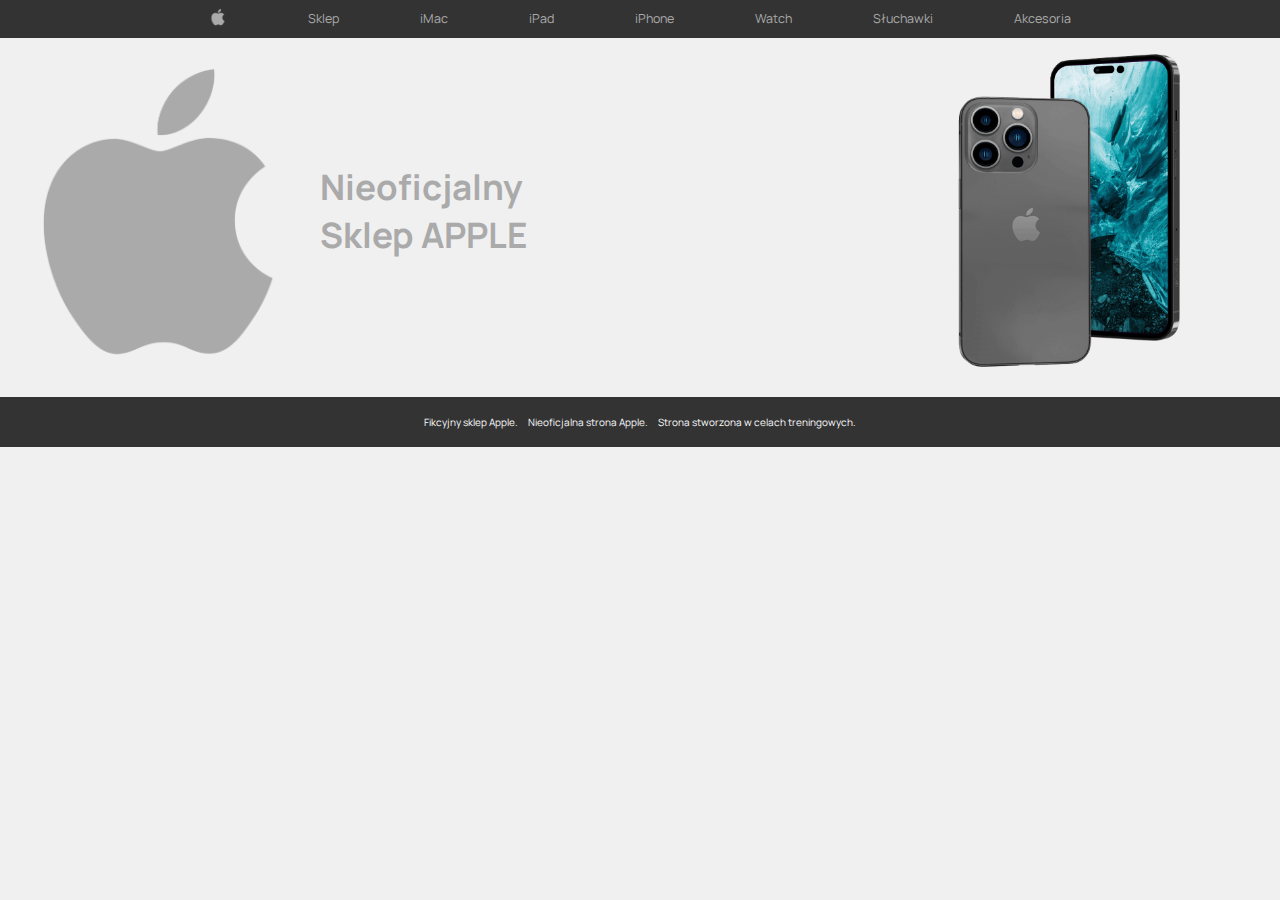
<file: index.html>
<!DOCTYPE html>
<html lang="en">
  <head>
    <meta charset="UTF-8" />
    <meta http-equiv="X-UA-Compatible" content="IE=edge" />
    <meta name="viewport" content="width=device-width, initial-scale=1.0" />
    <link rel="stylesheet" href="style.css" type="text/css" />
    <link rel="shortcut icon" href="img/logo.png" type="image/x-icon" />
    <title>Apple</title>
  </head>
  <body>
    <header>
      <nav>
        <ul>
          <li>
            <a href="html/apple.html"
              ><img src="img/logo.png" alt="Logo Apple"
            /></a>
          </li>
          <li><a href="html/shop.html">Sklep</a></li>
          <li><a href="html/macbook-shop.html">iMac</a></li>
          <li><a href="html/ipad-shop.html">iPad</a></li>
          <li><a href="html/iphone-shop.html">iPhone</a></li>
          <li><a href="html/watch-shop.html">Watch</a></li>
          <li><a href="html/headphones-shop.html">Słuchawki</a></li>
          <li><a href="html/accessories-shop.html">Akcesoria</a></li>
        </ul>
      </nav>
    </header>
    <main>
      <div id="index-container">
        <div id="index-logo">
          <img src="img/logo.png" alt="logo apple" />
        </div>
        <div id="index-text">
          <p>Nieoficjalny</p>
          <p>Sklep APPLE</p>
        </div>
        <div id="index-iphone">
          <img src="img/iPhone14.png" alt="iPhone14" />
        </div>
      </div>
    </main>
    <footer>
      <div id="footer-content">
        <p>Fikcyjny sklep Apple.</p>
        <p>Nieoficjalna strona Apple.</p>
        <p>Strona stworzona w celach treningowych.</p>
      </div>
    </footer>
  </body>
</html>
</file>
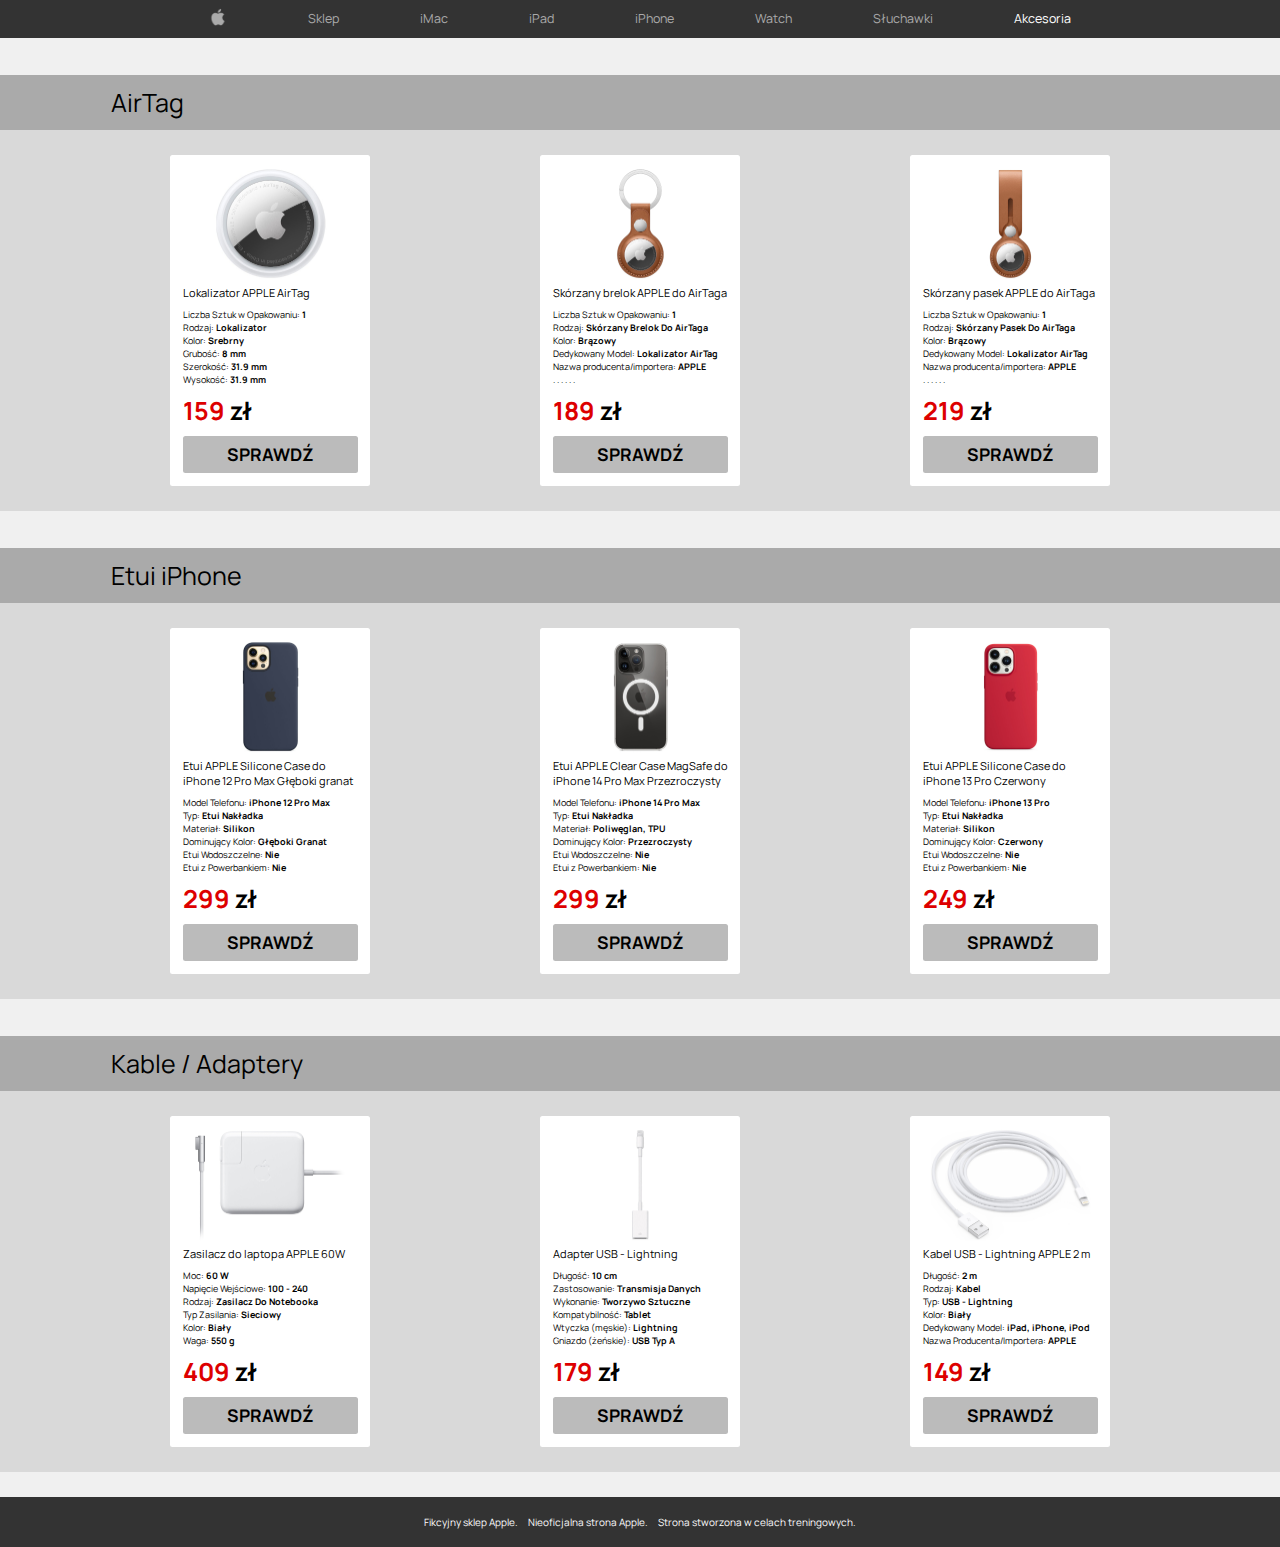
<file: html/accessories-shop.html>
<!DOCTYPE html>
<html lang="en">
  <head>
    <meta charset="UTF-8" />
    <meta http-equiv="X-UA-Compatible" content="IE=edge" />
    <meta name="viewport" content="width=device-width, initial-scale=1.0" />
    <link rel="stylesheet" href="../style.css" type="text/css" />
    <link rel="shortcut icon" href="../img/logo.png" type="image/x-icon" />
    <title>Apple</title>
  </head>
  <body>
    <header>
      <nav>
        <ul>
          <li>
            <a href="apple.html"
              ><img src="../img/logo.png" alt="Logo Apple"
            /></a>
          </li>
          <li><a href="shop.html">Sklep</a></li>
          <li><a href="macbook-shop.html">iMac</a></li>
          <li><a href="ipad-shop.html">iPad</a></li>
          <li><a href="iphone-shop.html">iPhone</a></li>
          <li><a href="watch-shop.html">Watch</a></li>
          <li><a href="headphones-shop.html">Słuchawki</a></li>
          <li>
            <a href="accessories-shop.html" class="menu-active-text"
              >Akcesoria</a
            >
          </li>
        </ul>
      </nav>
    </header>
    <main>
      <!-- SECTION 1 -->
      <div class="buying-container">
        <div class="title-container">
          <p>AirTag</p>
        </div>
        <div class="items-container">
          <!-- CARD 1  -->
          <div class="items-section">
            <div class="item-card">
              <img src="../img/accesories/AirTag.jpg" alt="AirTag" />
              <div class="content-section">
                <p>Lokalizator APPLE AirTag</p>
                <div class="item-description">
                  <p>Liczba Sztuk w Opakowaniu: <b>1</b></p>
                  <p>Rodzaj: <b>Lokalizator</b></p>
                  <p>Kolor: <b>Srebrny</b></p>
                  <p>Grubość: <b>8 mm</b></p>
                  <p>Szerokość: <b>31.9 mm</b></p>
                  <p>Wysokość: <b>31.9 mm</b></p>
                </div>
                <div class="price">
                  <p>
                    <b><span class="red">159</span> zł</b>
                  </p>
                </div>
                <div class="item-card-button">
                  <p>SPRAWDŹ</p>
                </div>
              </div>
            </div>
          </div>
          <!-- CARD 2 -->
          <div class="items-section">
            <div class="item-card">
              <img
                src="../img/accesories/Skorzany brelok do AirTaga.jpg"
                alt="Skorzany brelok do AirTaga"
              />
              <div class="content-section">
                <p>Skórzany brelok APPLE do AirTaga</p>
                <div class="item-description">
                  <p>Liczba Sztuk w Opakowaniu: <b>1</b></p>
                  <p>Rodzaj: <b>Skórzany Brelok Do AirTaga</b></p>
                  <p>Kolor: <b>Brązowy</b></p>
                  <p>Dedykowany Model: <b>Lokalizator AirTag</b></p>
                  <p>Nazwa producenta/importera: <b>APPLE</b></p>
                  <p>. . . . . .</p>
                </div>
                <div class="price">
                  <p>
                    <b><span class="red">189</span> zł</b>
                  </p>
                </div>
                <div class="item-card-button">
                  <p>SPRAWDŹ</p>
                </div>
              </div>
            </div>
          </div>
          <!-- CARD 3 -->
          <div class="items-section">
            <div class="item-card">
              <img
                src="../img/accesories/Skorzany pasek do AirTaga.jpg"
                alt="Skorzany pasek do AirTaga"
              />
              <div class="content-section">
                <p>Skórzany pasek APPLE do AirTaga</p>
                <div class="item-description">
                  <p>Liczba Sztuk w Opakowaniu: <b>1</b></p>
                  <p>Rodzaj: <b>Skórzany Pasek Do AirTaga</b></p>
                  <p>Kolor: <b>Brązowy</b></p>
                  <p>Dedykowany Model: <b>Lokalizator AirTag</b></p>
                  <p>Nazwa producenta/importera: <b>APPLE</b></p>
                  <p>. . . . . .</p>
                </div>
                <div class="price">
                  <p>
                    <b><span class="red">219</span> zł</b>
                  </p>
                </div>
                <div class="item-card-button">
                  <p>SPRAWDŹ</p>
                </div>
              </div>
            </div>
          </div>
        </div>
      </div>
      <!-- SECTION 2 -->
      <div class="buying-container">
        <div class="title-container">
          <p>Etui iPhone</p>
        </div>
        <div class="items-container">
          <!-- CARD 1  -->
          <div class="items-section">
            <div class="item-card">
              <img
                src="../img/accesories/Etui iPhone 12 Pro Max Gleboki granat.jpg"
                alt="Etui iPhone 12 Pro Max Gleboki granat"
              />
              <div class="content-section">
                <p>
                  Etui APPLE Silicone Case do iPhone 12 Pro Max Głęboki granat
                </p>
                <div class="item-description">
                  <p>Model Telefonu: <b>iPhone 12 Pro Max</b></p>
                  <p>Typ: <b>Etui Nakładka</b></p>
                  <p>Materiał: <b>Silikon</b></p>
                  <p>Dominujący Kolor: <b>Głęboki Granat</b></p>
                  <p>Etui Wodoszczelne: <b>Nie</b></p>
                  <p>Etui z Powerbankiem: <b>Nie</b></p>
                </div>
                <div class="price">
                  <p>
                    <b><span class="red">299</span> zł</b>
                  </p>
                </div>
                <div class="item-card-button">
                  <p>SPRAWDŹ</p>
                </div>
              </div>
            </div>
          </div>
          <!-- CARD 2 -->
          <div class="items-section">
            <div class="item-card">
              <img
                src="../img/accesories/Etui iPhone 14 Pro max Przezroczysty.jpg"
                alt="Etui iPhone 14 Pro max Przezroczysty"
              />
              <div class="content-section">
                <p>
                  Etui APPLE Clear Case MagSafe do iPhone 14 Pro Max
                  Przezroczysty
                </p>
                <div class="item-description">
                  <p>Model Telefonu: <b>iPhone 14 Pro Max</b></p>
                  <p>Typ: <b>Etui Nakładka</b></p>
                  <p>Materiał: <b>Poliwęglan, TPU</b></p>
                  <p>Dominujący Kolor: <b>Przezroczysty</b></p>
                  <p>Etui Wodoszczelne: <b>Nie</b></p>
                  <p>Etui z Powerbankiem: <b>Nie</b></p>
                </div>
                <div class="price">
                  <p>
                    <b><span class="red">299</span> zł</b>
                  </p>
                </div>
                <div class="item-card-button">
                  <p>SPRAWDŹ</p>
                </div>
              </div>
            </div>
          </div>
          <!-- CARD 3 -->
          <div class="items-section">
            <div class="item-card">
              <img
                src="../img/accesories/Etui iPhone 13 Pro Czerwony.jpg"
                alt="Etui iPhone 13 Pro Czerwony"
              />
              <div class="content-section">
                <p>Etui APPLE Silicone Case do iPhone 13 Pro Czerwony</p>
                <div class="item-description">
                  <p>Model Telefonu: <b>iPhone 13 Pro</b></p>
                  <p>Typ: <b>Etui Nakładka</b></p>
                  <p>Materiał: <b>Silikon</b></p>
                  <p>Dominujący Kolor: <b>Czerwony</b></p>
                  <p>Etui Wodoszczelne: <b>Nie</b></p>
                  <p>Etui z Powerbankiem: <b>Nie</b></p>
                </div>
                <div class="price">
                  <p>
                    <b><span class="red">249</span> zł</b>
                  </p>
                </div>
                <div class="item-card-button">
                  <p>SPRAWDŹ</p>
                </div>
              </div>
            </div>
          </div>
        </div>
      </div>
      <!-- SECTION 3 -->
      <div class="buying-container">
        <div class="title-container">
          <p>Kable / Adaptery</p>
        </div>
        <div class="items-container">
          <!-- CARD 1  -->
          <div class="items-section">
            <div class="item-card">
              <img
                src="../img/accesories/Zasilacz do laptopa.jpg"
                alt="Zasilacz do laptopa"
              />
              <div class="content-section">
                <p>Zasilacz do laptopa APPLE 60W</p>
                <div class="item-description">
                  <p>Moc: <b>60 W</b></p>
                  <p>Napięcie Wejściowe: <b>100 - 240</b></p>
                  <p>Rodzaj: <b>Zasilacz Do Notebooka</b></p>
                  <p>Typ Zasilania: <b>Sieciowy</b></p>
                  <p>Kolor: <b>Biały</b></p>
                  <p>Waga: <b>550 g</b></p>
                </div>
                <div class="price">
                  <p>
                    <b><span class="red">409</span> zł</b>
                  </p>
                </div>
                <div class="item-card-button">
                  <p>SPRAWDŹ</p>
                </div>
              </div>
            </div>
          </div>
          <!-- CARD 2 -->
          <div class="items-section">
            <div class="item-card">
              <img
                src="../img/accesories/Adapter USB-Lightning.jpg"
                alt="Adapter USB-Lightning"
              />
              <div class="content-section">
                <p>Adapter USB - Lightning</p>
                <div class="item-description">
                  <p>Długość: <b>10 cm</b></p>
                  <p>Zastosowanie: <b>Transmisja Danych</b></p>
                  <p>Wykonanie: <b>Tworzywo Sztuczne</b></p>
                  <p>Kompatybilność: <b>Tablet</b></p>
                  <p>Wtyczka (męskie): <b>Lightning</b></p>
                  <p>Gniazdo (żeńskie): <b>USB Typ A</b></p>
                </div>
                <div class="price">
                  <p>
                    <b><span class="red">179</span> zł</b>
                  </p>
                </div>
                <div class="item-card-button">
                  <p>SPRAWDŹ</p>
                </div>
              </div>
            </div>
          </div>
          <!-- CARD 3 -->
          <div class="items-section">
            <div class="item-card">
              <img
                src="../img/accesories/Kabel USB-Lightning 2m.jpg"
                alt="Kabel USB-Lightning 2m"
              />
              <div class="content-section">
                <p>Kabel USB - Lightning APPLE 2 m</p>
                <div class="item-description">
                  <p>Długość: <b>2 m</b></p>
                  <p>Rodzaj: <b>Kabel</b></p>
                  <p>Typ: <b>USB - Lightning</b></p>
                  <p>Kolor: <b>Biały</b></p>
                  <p>Dedykowany Model: <b>iPad, iPhone, iPod</b></p>
                  <p>Nazwa Producenta/Importera: <b>APPLE</b></p>
                </div>
                <div class="price">
                  <p>
                    <b><span class="red">149</span> zł</b>
                  </p>
                </div>
                <div class="item-card-button">
                  <p>SPRAWDŹ</p>
                </div>
              </div>
            </div>
          </div>
        </div>
      </div>
    </main>
    <footer>
      <div id="footer-content">
        <p>Fikcyjny sklep Apple.</p>
        <p>Nieoficjalna strona Apple.</p>
        <p>Strona stworzona w celach treningowych.</p>
      </div>
    </footer>
  </body>
</html>
</file>
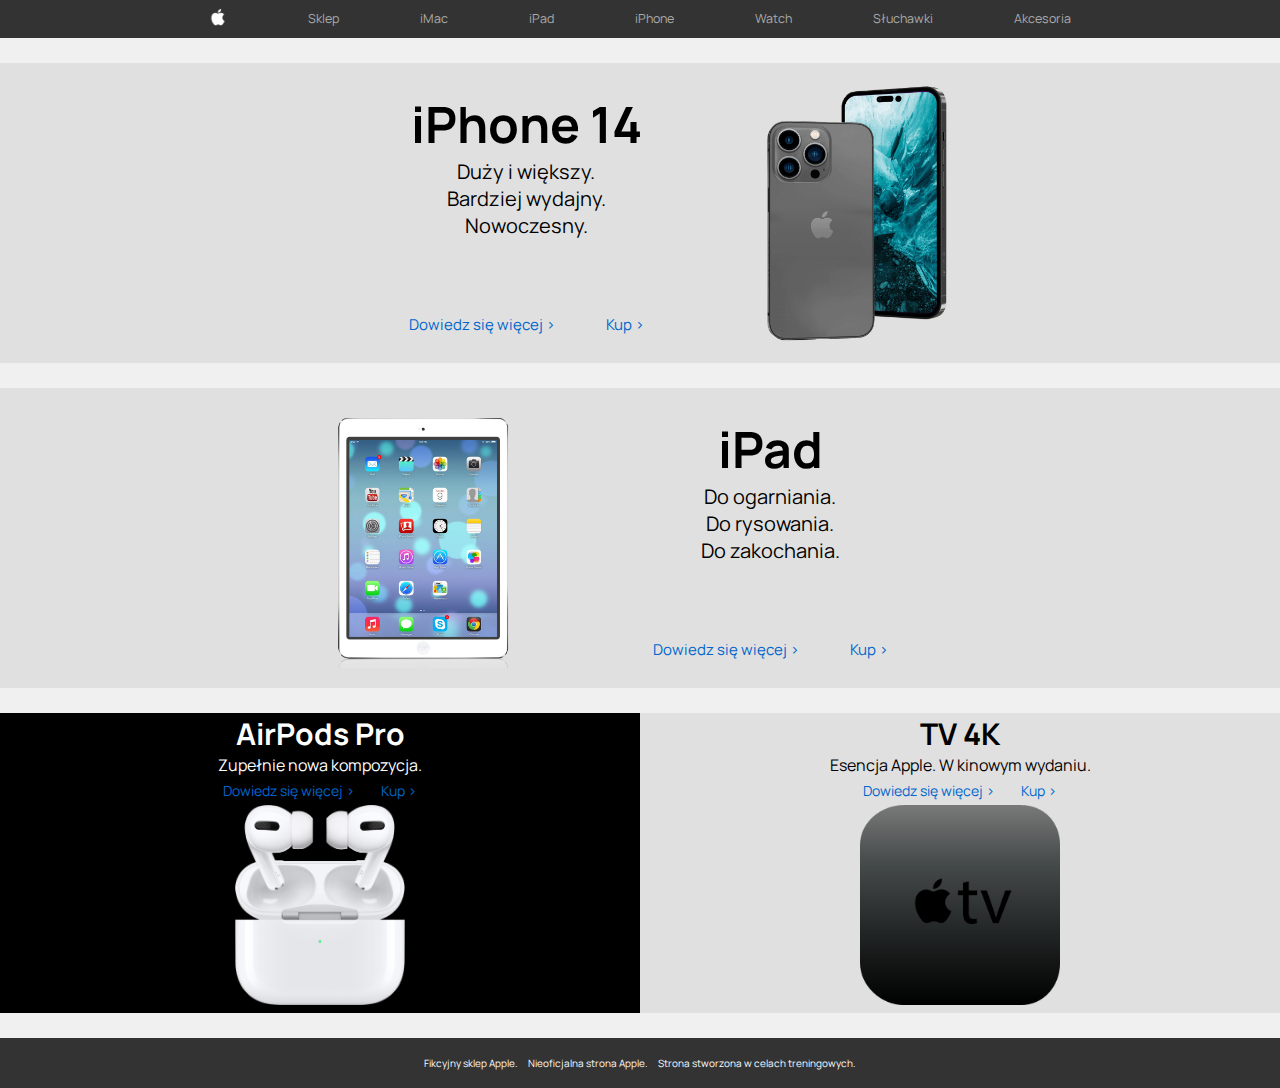
<file: html/apple.html>
<!DOCTYPE html>
<html lang="en">
  <head>
    <meta charset="UTF-8" />
    <meta http-equiv="X-UA-Compatible" content="IE=edge" />
    <meta name="viewport" content="width=device-width, initial-scale=1.0" />
    <link rel="stylesheet" href="../style.css" type="text/css" />
    <link rel="shortcut icon" href="../img/logo.png" type="image/x-icon" />
    <title>Apple</title>
  </head>
  <body>
    <header>
      <nav>
        <ul>
          <li>
            <a href="apple.html"
              ><img
                src="../img/logo.png"
                alt="Logo Apple"
                class="menu-active-img"
            /></a>
          </li>
          <li><a href="shop.html">Sklep</a></li>
          <li><a href="macbook-shop.html">iMac</a></li>
          <li><a href="ipad-shop.html">iPad</a></li>
          <li><a href="iphone-shop.html">iPhone</a></li>
          <li><a href="watch-shop.html">Watch</a></li>
          <li><a href="headphones-shop.html">Słuchawki</a></li>
          <li><a href="accessories-shop.html">Akcesoria</a></li>
        </ul>
      </nav>
    </header>
    <main>
      <div id="home-content">
        <div id="section1">
          <div class="section1-content">
            <div class="section1-text">
              <h1>iPhone 14</h1>
              <p>Duży i większy.</p>
              <p>Bardziej wydajny.</p>
              <p>Nowoczesny.</p>
              <div class="section1-link">
                <a href="">Dowiedz się więcej ></a>
                <a href="">Kup ></a>
              </div>
            </div>
            <img src="../img/iPhone14.png" alt="iPhone 14" />
          </div>
        </div>
        <div id="section1">
          <div class="section1-content">
            <img src="../img/iPad.png" alt="iPad" />
            <div class="section1-text">
              <h1>iPad</h1>
              <p>Do ogarniania.</p>
              <p>Do rysowania.</p>
              <p>Do zakochania.</p>
              <div class="section1-link">
                <a href="">Dowiedz się więcej ></a>
                <a href="">Kup ></a>
              </div>
            </div>
          </div>
        </div>
        <div id="half-section">
          <div class="section2">
            <div class="section2-content">
              <div class="section2-text">
                <h1>AirPods Pro</h1>
                <p>Zupełnie nowa kompozycja.</p>
                <div class="section2-link">
                  <a href="">Dowiedz się więcej ></a>
                  <a href="">Kup ></a>
                </div>
              </div>
              <img src="../img/AirPodsPro.png" alt="AirPods Pro" />
            </div>
          </div>
          <div class="section2">
            <div class="section2-content">
              <div class="section2-text">
                <h1>TV 4K</h1>
                <p>Esencja Apple. W kinowym wydaniu.</p>
                <div class="section2-link">
                  <a href="">Dowiedz się więcej ></a>
                  <a href="">Kup ></a>
                </div>
              </div>
              <img src="../img/AppleTV.png" alt="Apple TV" />
            </div>
          </div>
        </div>
      </div>
    </main>
    <footer>
      <div id="footer-content">
        <p>Fikcyjny sklep Apple.</p>
        <p>Nieoficjalna strona Apple.</p>
        <p>Strona stworzona w celach treningowych.</p>
      </div>
    </footer>
  </body>
</html>
</file>
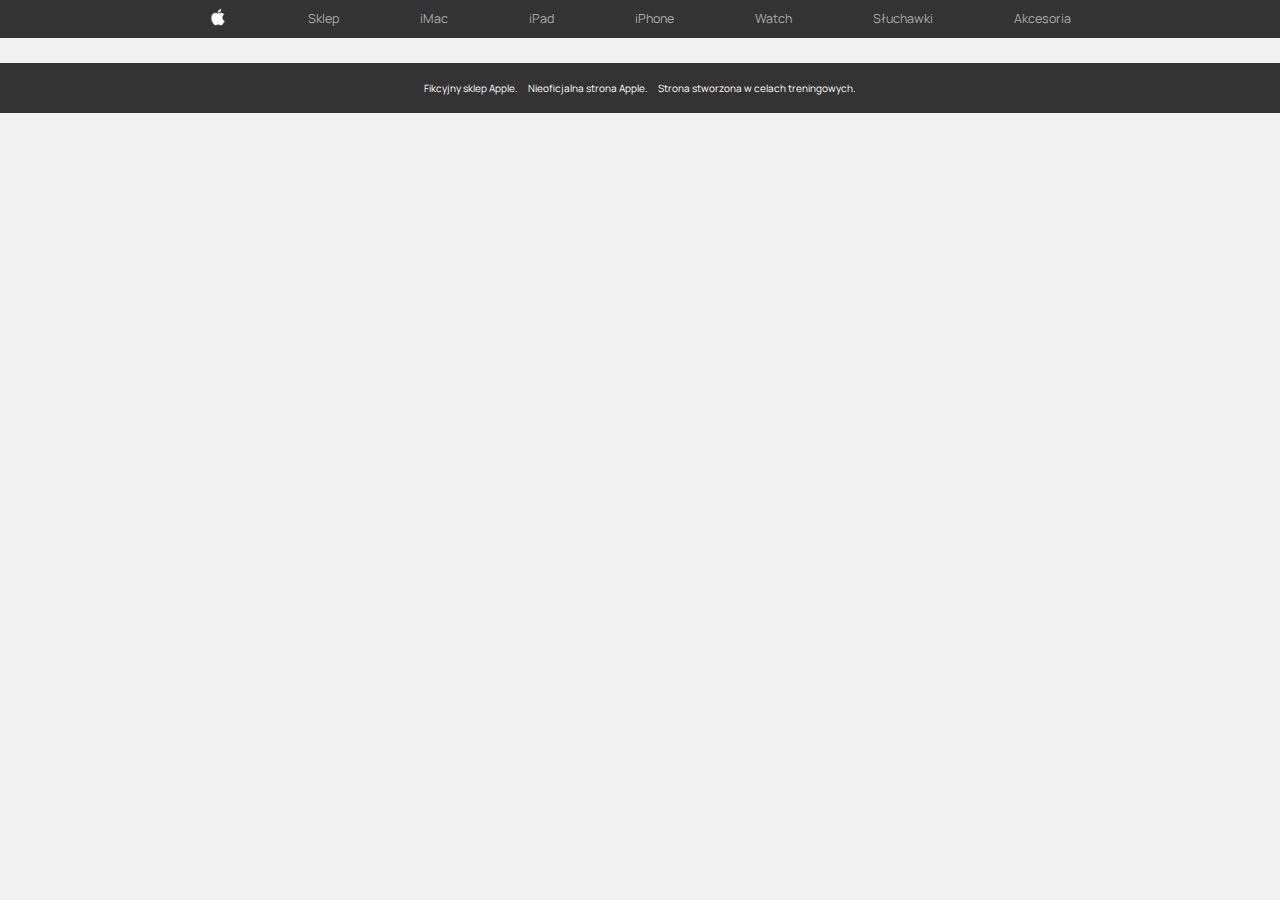
<file: html/copy.html>
<!DOCTYPE html>
<html lang="en">
  <head>
    <meta charset="UTF-8" />
    <meta http-equiv="X-UA-Compatible" content="IE=edge" />
    <meta name="viewport" content="width=device-width, initial-scale=1.0" />
    <link rel="stylesheet" href="../style.css" type="text/css" />
    <link rel="shortcut icon" href="../img/logo.png" type="image/x-icon" />
    <title>Apple</title>
  </head>
  <body>
    <header>
      <nav>
        <ul>
          <li>
            <a href="apple.html"
              ><img
                src="../img/logo.png"
                alt="logo apple"
                class="menu-active-img"
            /></a>
          </li>
          <li><a href="">Sklep</a></li>
          <li><a href="">iMac</a></li>
          <li><a href="">iPad</a></li>
          <li><a href="">iPhone</a></li>
          <li><a href="">Watch</a></li>
          <li><a href="">Słuchawki</a></li>
          <li><a href="">Akcesoria</a></li>
        </ul>
      </nav>
    </header>
    <main></main>
    <footer>
      <div id="footer-content">
        <p>Fikcyjny sklep Apple.</p>
        <p>Nieoficjalna strona Apple.</p>
        <p>Strona stworzona w celach treningowych.</p>
      </div>
    </footer>
  </body>
</html>
</file>
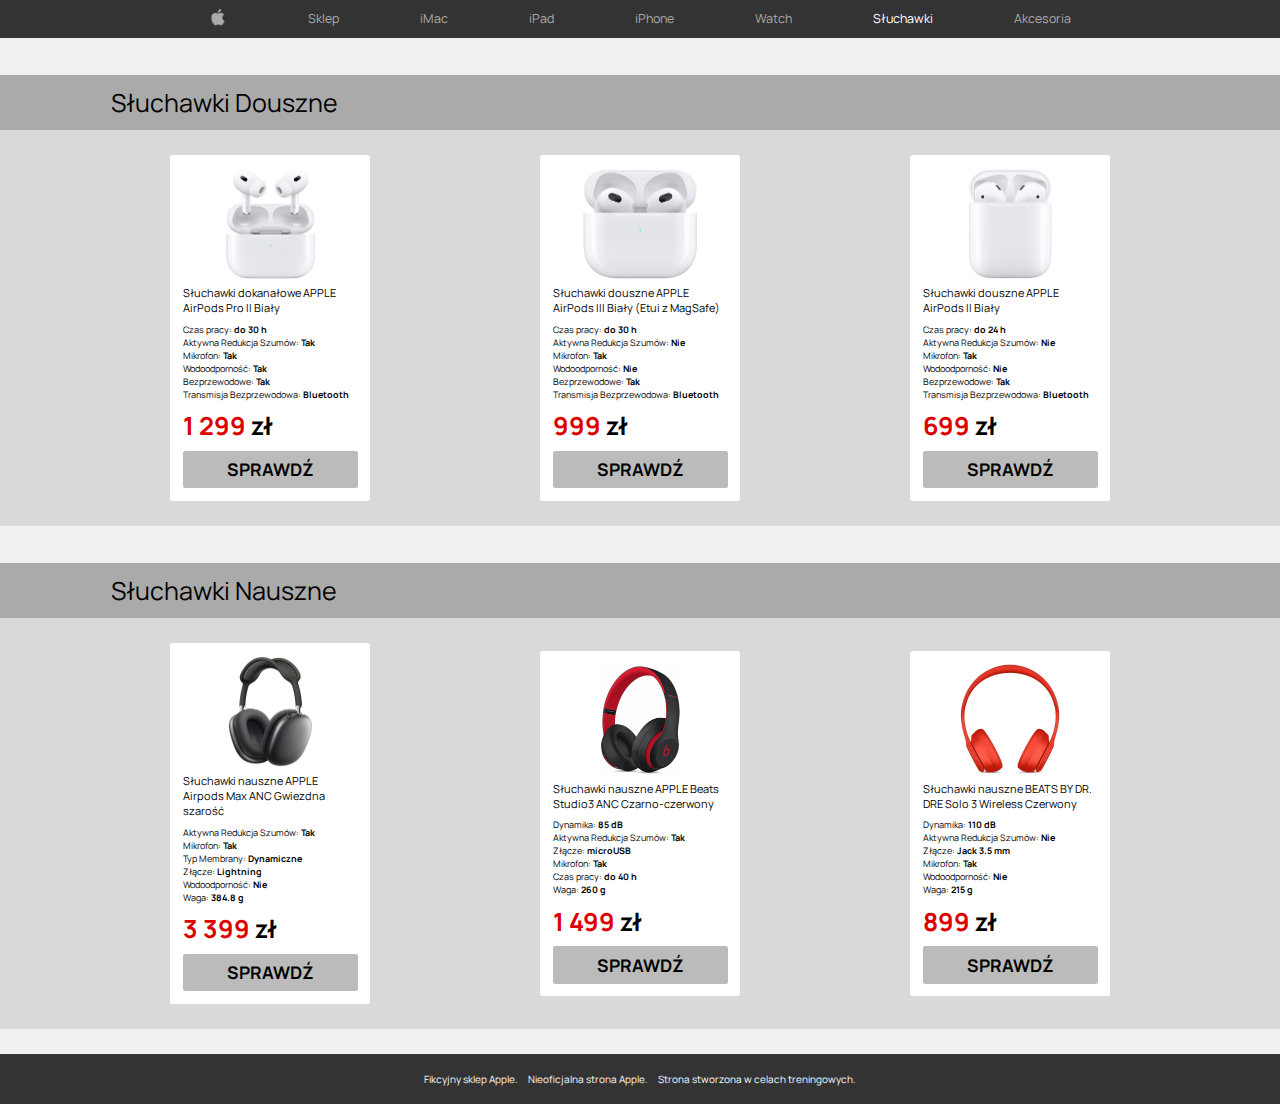
<file: html/headphones-shop.html>
<!DOCTYPE html>
<html lang="en">
  <head>
    <meta charset="UTF-8" />
    <meta http-equiv="X-UA-Compatible" content="IE=edge" />
    <meta name="viewport" content="width=device-width, initial-scale=1.0" />
    <link rel="stylesheet" href="../style.css" type="text/css" />
    <link rel="shortcut icon" href="../img/logo.png" type="image/x-icon" />
    <title>Apple</title>
  </head>
  <body>
    <header>
      <nav>
        <ul>
          <li>
            <a href="apple.html"
              ><img src="../img/logo.png" alt="Logo Apple"
            /></a>
          </li>
          <li><a href="shop.html">Sklep</a></li>
          <li><a href="macbook-shop.html">iMac</a></li>
          <li><a href="ipad-shop.html">iPad</a></li>
          <li><a href="iphone-shop.html">iPhone</a></li>
          <li><a href="watch-shop.html">Watch</a></li>
          <li>
            <a href="headphones-shop.html" class="menu-active-text"
              >Słuchawki</a
            >
          </li>
          <li><a href="accessories-shop.html">Akcesoria</a></li>
        </ul>
      </nav>
    </header>
    <main>
      <!-- SECTION 1 -->
      <div class="buying-container">
        <div class="title-container">
          <p>Słuchawki Douszne</p>
        </div>
        <div class="items-container">
          <!-- CARD 1  -->
          <div class="items-section">
            <div class="item-card">
              <img
                src="../img/headphones/AirPods Pro II Bialy.jpg"
                alt="AirPods Pro II Bialy"
              />
              <div class="content-section">
                <p>Słuchawki dokanałowe APPLE AirPods Pro II Biały</p>
                <div class="item-description">
                  <p>Czas pracy: <b>do 30 h</b></p>
                  <p>Aktywna Redukcja Szumów: <b>Tak</b></p>
                  <p>Mikrofon: <b>Tak</b></p>
                  <p>Wodoodporność: <b>Tak</b></p>
                  <p>Bezprzewodowe: <b>Tak</b></p>
                  <p>Transmisja Bezprzewodowa: <b>Bluetooth</b></p>
                </div>
                <div class="price">
                  <p>
                    <b><span class="red">1 299</span> zł</b>
                  </p>
                </div>
                <div class="item-card-button">
                  <p>SPRAWDŹ</p>
                </div>
              </div>
            </div>
          </div>
          <!-- CARD 2 -->
          <div class="items-section">
            <div class="item-card">
              <img src="../img/headphones/AirPods III.jpg" alt="AirPods III" />
              <div class="content-section">
                <p>
                  Słuchawki douszne APPLE AirPods III Biały (Etui z MagSafe)
                </p>
                <div class="item-description">
                  <p>Czas pracy: <b>do 30 h</b></p>
                  <p>Aktywna Redukcja Szumów: <b>Nie</b></p>
                  <p>Mikrofon: <b>Tak</b></p>
                  <p>Wodoodporność: <b>Nie</b></p>
                  <p>Bezprzewodowe: <b>Tak</b></p>
                  <p>Transmisja Bezprzewodowa: <b>Bluetooth</b></p>
                </div>
                <div class="price">
                  <p>
                    <b><span class="red">999</span> zł</b>
                  </p>
                </div>
                <div class="item-card-button">
                  <p>SPRAWDŹ</p>
                </div>
              </div>
            </div>
          </div>
          <!-- CARD 3 -->
          <div class="items-section">
            <div class="item-card">
              <img
                src="../img/headphones/AirPods II Biały.jpg"
                alt="AirPods II Biały"
              />
              <div class="content-section">
                <p>Słuchawki douszne APPLE AirPods II Biały</p>
                <div class="item-description">
                  <p>Czas pracy: <b>do 24 h</b></p>
                  <p>Aktywna Redukcja Szumów: <b>Nie</b></p>
                  <p>Mikrofon: <b>Tak</b></p>
                  <p>Wodoodporność: <b>Nie</b></p>
                  <p>Bezprzewodowe: <b>Tak</b></p>
                  <p>Transmisja Bezprzewodowa: <b>Bluetooth</b></p>
                </div>
                <div class="price">
                  <p>
                    <b><span class="red">699</span> zł</b>
                  </p>
                </div>
                <div class="item-card-button">
                  <p>SPRAWDŹ</p>
                </div>
              </div>
            </div>
          </div>
        </div>
      </div>
      <!-- SECTION 2 -->
      <div class="buying-container">
        <div class="title-container">
          <p>Słuchawki Nauszne</p>
        </div>
        <div class="items-container">
          <!-- CARD 1  -->
          <div class="items-section">
            <div class="item-card">
              <img
                src="../img/headphones/AirPods Max Gwiezdna szarosc.jpg"
                alt="AirPods Max Gwiezdna szarosc"
              />
              <div class="content-section">
                <p>Słuchawki nauszne APPLE Airpods Max ANC Gwiezdna szarość</p>
                <div class="item-description">
                  <p>Aktywna Redukcja Szumów: <b>Tak</b></p>
                  <p>Mikrofon: <b>Tak</b></p>
                  <p>Typ Membrany: <b>Dynamiczne</b></p>
                  <p>Złącze: <b>Lightning</b></p>
                  <p>Wodoodporność: <b>Nie</b></p>
                  <p>Waga: <b>384.8 g</b></p>
                </div>
                <div class="price">
                  <p>
                    <b><span class="red">3 399</span> zł</b>
                  </p>
                </div>
                <div class="item-card-button">
                  <p>SPRAWDŹ</p>
                </div>
              </div>
            </div>
          </div>
          <!-- CARD 2 -->
          <div class="items-section">
            <div class="item-card">
              <img
                src="../img/headphones/Beats Studio3 Czarno czerwony.jpg"
                alt="Beats Studio3 Czarno czerwony"
              />
              <div class="content-section">
                <p>Słuchawki nauszne APPLE Beats Studio3 ANC Czarno-czerwony</p>
                <div class="item-description">
                  <p>Dynamika: <b>85 dB</b></p>
                  <p>Aktywna Redukcja Szumów: <b>Tak</b></p>
                  <p>Złącze: <b>microUSB</b></p>
                  <p>Mikrofon: <b>Tak</b></p>
                  <p>Czas pracy: <b>do 40 h</b></p>
                  <p>Waga: <b>260 g</b></p>
                </div>
                <div class="price">
                  <p>
                    <b><span class="red">1 499</span> zł</b>
                  </p>
                </div>
                <div class="item-card-button">
                  <p>SPRAWDŹ</p>
                </div>
              </div>
            </div>
          </div>
          <!-- CARD 3 -->
          <div class="items-section">
            <div class="item-card">
              <img
                src="../img/headphones/BEATS BY DR.DRE Solo 3 Czerwony.jpg"
                alt="BEATS BY DR.DRE Solo 3 Czerwony"
              />
              <div class="content-section">
                <p>
                  Słuchawki nauszne BEATS BY DR. DRE Solo 3 Wireless Czerwony
                </p>
                <div class="item-description">
                  <p>Dynamika: <b>110 dB</b></p>
                  <p>Aktywna Redukcja Szumów: <b>Nie</b></p>
                  <p>Złącze: <b>Jack 3.5 mm</b></p>
                  <p>Mikrofon: <b>Tak</b></p>
                  <p>Wodoodporność: <b>Nie</b></p>
                  <p>Waga: <b>215 g</b></p>
                </div>
                <div class="price">
                  <p>
                    <b><span class="red">899</span> zł</b>
                  </p>
                </div>
                <div class="item-card-button">
                  <p>SPRAWDŹ</p>
                </div>
              </div>
            </div>
          </div>
        </div>
      </div>
    </main>
    <footer>
      <div id="footer-content">
        <p>Fikcyjny sklep Apple.</p>
        <p>Nieoficjalna strona Apple.</p>
        <p>Strona stworzona w celach treningowych.</p>
      </div>
    </footer>
  </body>
</html>
</file>
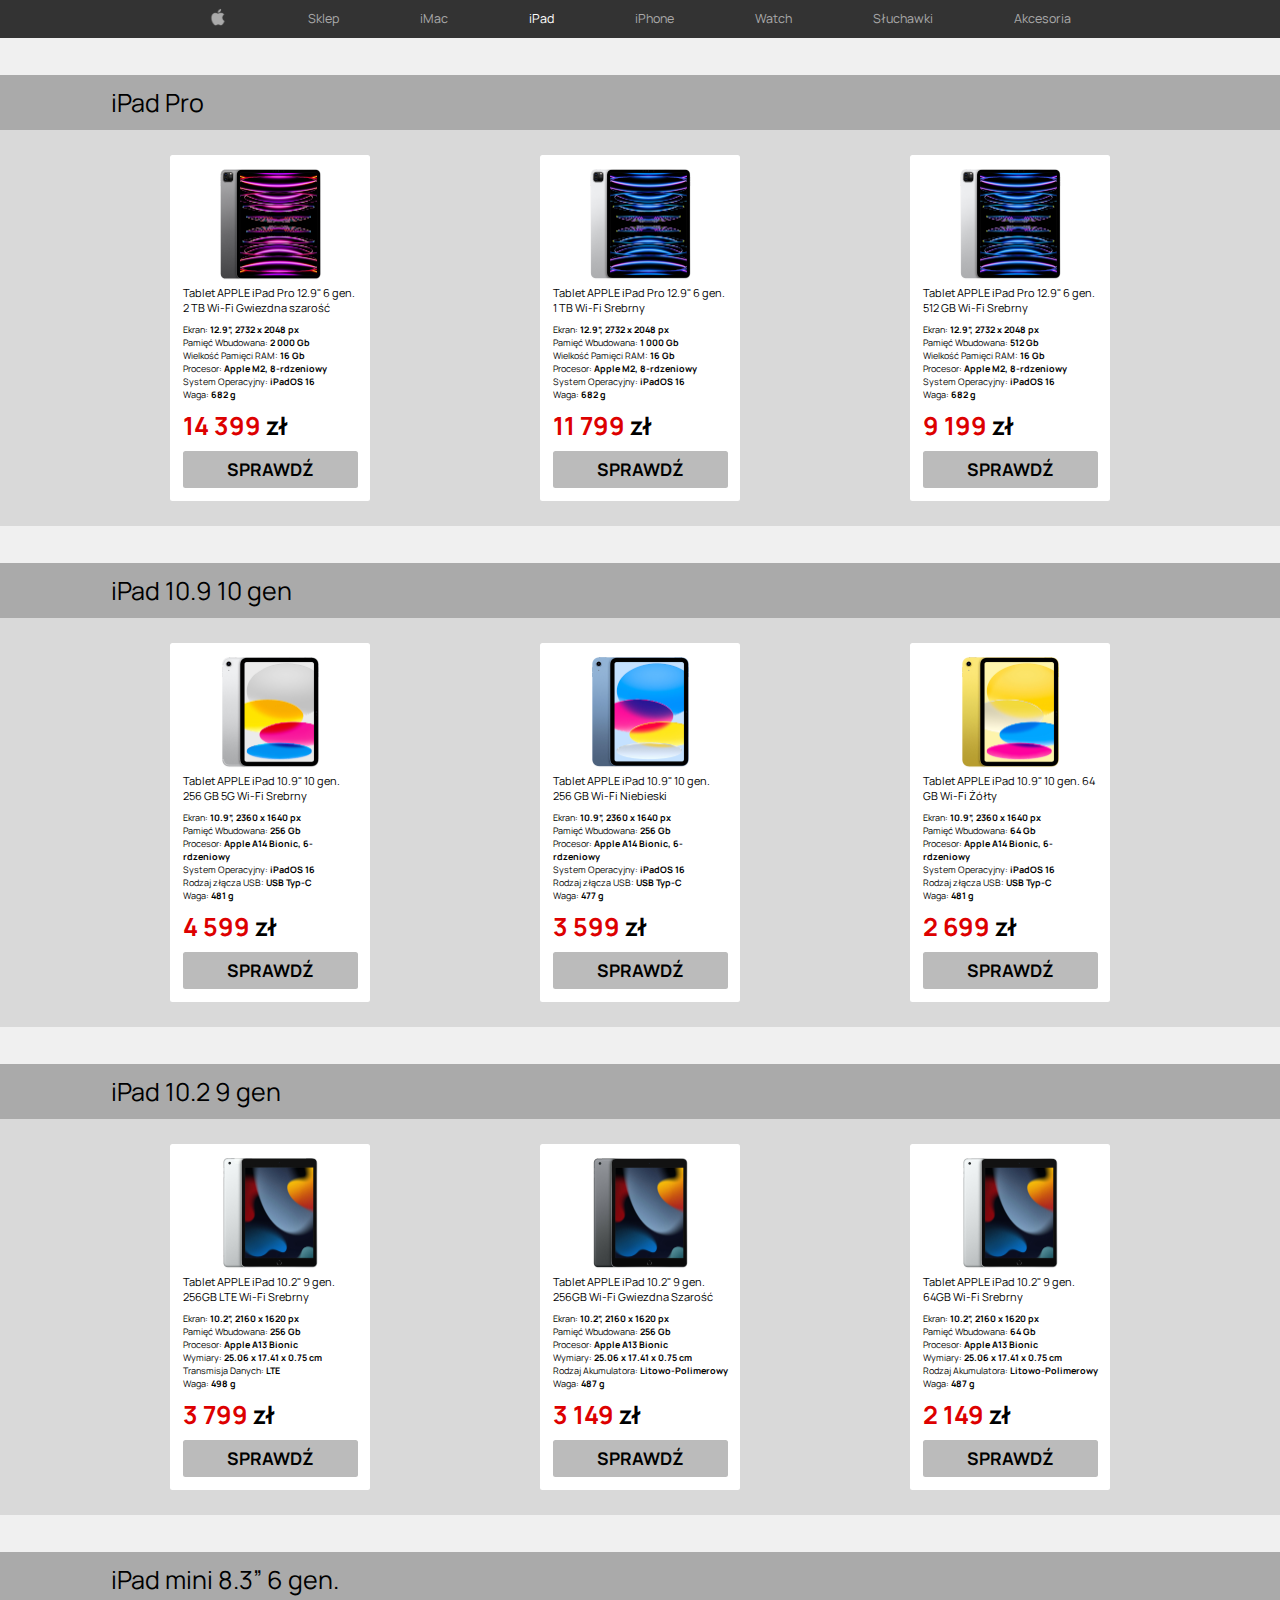
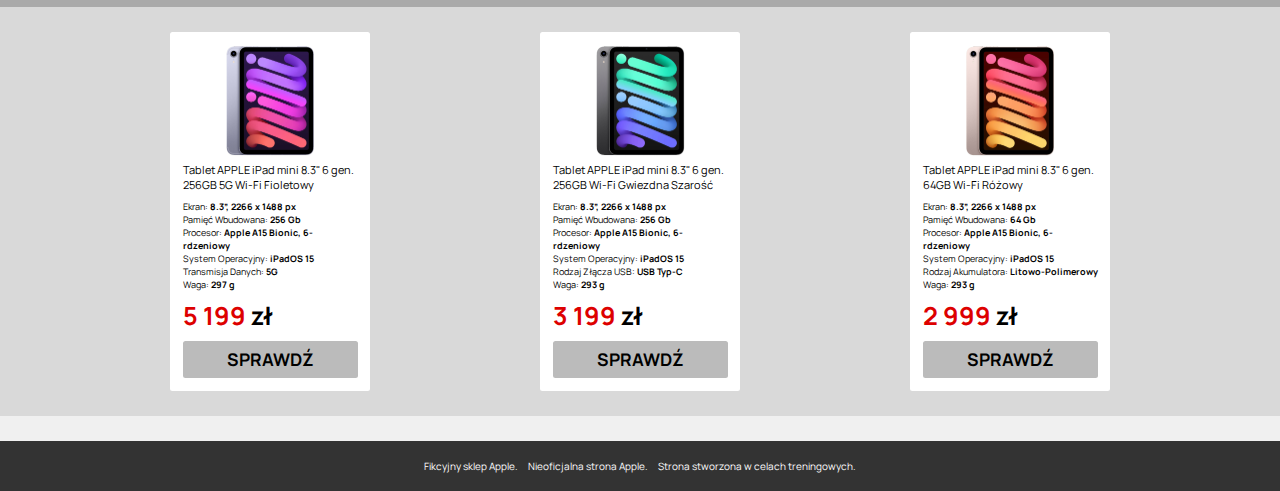
<file: html/ipad-shop.html>
<!DOCTYPE html>
<html lang="en">
  <head>
    <meta charset="UTF-8" />
    <meta http-equiv="X-UA-Compatible" content="IE=edge" />
    <meta name="viewport" content="width=device-width, initial-scale=1.0" />
    <link rel="stylesheet" href="../style.css" type="text/css" />
    <link rel="shortcut icon" href="../img/logo.png" type="image/x-icon" />
    <title>Apple</title>
  </head>
  <body>
    <header>
      <nav>
        <ul>
          <li>
            <a href="apple.html"
              ><img src="../img/logo.png" alt="Logo Apple"
            /></a>
          </li>
          <li><a href="shop.html">Sklep</a></li>
          <li><a href="macbook-shop.html">iMac</a></li>
          <li><a href="ipad-shop.html" class="menu-active-text">iPad</a></li>
          <li><a href="iphone-shop.html">iPhone</a></li>
          <li><a href="watch-shop.html">Watch</a></li>
          <li><a href="headphones-shop.html">Słuchawki</a></li>
          <li><a href="accessories-shop.html">Akcesoria</a></li>
        </ul>
      </nav>
    </header>
    <main>
      <!-- SECTION 1 -->
      <div class="buying-container">
        <div class="title-container">
          <p>iPad Pro</p>
        </div>
        <div class="items-container">
          <!-- CARD 1  -->
          <div class="items-section">
            <div class="item-card">
              <img
                src="../img/ipad/iPad Pro 12.9 Gwiezdna szarosc.jpg"
                alt="iPad Pro 12.9 Gwiezdna szarosc"
              />
              <div class="content-section">
                <p>
                  Tablet APPLE iPad Pro 12.9" 6 gen. 2 TB Wi-Fi Gwiezdna szarość
                </p>
                <div class="item-description">
                  <p>Ekran: <b>12.9”, 2732 x 2048 px</b></p>
                  <p>Pamięć Wbudowana: <b>2 000 Gb</b></p>
                  <p>Wielkość Pamięci RAM: <b>16 Gb</b></p>
                  <p>Procesor: <b>Apple M2, 8-rdzeniowy</b></p>
                  <p>System Operacyjny: <b>iPadOS 16</b></p>
                  <p>Waga: <b>682 g</b></p>
                </div>
                <div class="price">
                  <p>
                    <b><span class="red">14 399</span> zł</b>
                  </p>
                </div>
                <div class="item-card-button">
                  <p>SPRAWDŹ</p>
                </div>
              </div>
            </div>
          </div>
          <!-- CARD 2 -->
          <div class="items-section">
            <div class="item-card">
              <img
                src="../img/ipad/iPad Pro 12.9 Srebrny.jpg"
                alt="iPad Pro 12.9 Srebrny"
              />
              <div class="content-section">
                <p>Tablet APPLE iPad Pro 12.9" 6 gen. 1 TB Wi-Fi Srebrny</p>
                <div class="item-description">
                  <p>Ekran: <b>12.9”, 2732 x 2048 px</b></p>
                  <p>Pamięć Wbudowana: <b>1 000 Gb</b></p>
                  <p>Wielkość Pamięci RAM: <b>16 Gb</b></p>
                  <p>Procesor: <b>Apple M2, 8-rdzeniowy</b></p>
                  <p>System Operacyjny: <b>iPadOS 16</b></p>
                  <p>Waga: <b>682 g</b></p>
                </div>
                <div class="price">
                  <p>
                    <b><span class="red">11 799</span> zł</b>
                  </p>
                </div>
                <div class="item-card-button">
                  <p>SPRAWDŹ</p>
                </div>
              </div>
            </div>
          </div>
          <!-- CARD 3 -->
          <div class="items-section">
            <div class="item-card">
              <img
                src="../img/ipad/iPad Pro 12.9 Srebrny.jpg"
                alt="iPad Pro 12.9 Srebrny"
              />
              <div class="content-section">
                <p>Tablet APPLE iPad Pro 12.9" 6 gen. 512 GB Wi-Fi Srebrny</p>
                <div class="item-description">
                  <p>Ekran: <b>12.9”, 2732 x 2048 px</b></p>
                  <p>Pamięć Wbudowana: <b>512 Gb</b></p>
                  <p>Wielkość Pamięci RAM: <b>16 Gb</b></p>
                  <p>Procesor: <b>Apple M2, 8-rdzeniowy</b></p>
                  <p>System Operacyjny: <b>iPadOS 16</b></p>
                  <p>Waga: <b>682 g</b></p>
                </div>
                <div class="price">
                  <p>
                    <b><span class="red">9 199</span> zł</b>
                  </p>
                </div>
                <div class="item-card-button">
                  <p>SPRAWDŹ</p>
                </div>
              </div>
            </div>
          </div>
        </div>
      </div>
      <!-- SECTION 2 -->
      <div class="buying-container">
        <div class="title-container">
          <p>iPad 10.9 10 gen</p>
        </div>
        <div class="items-container">
          <!-- CARD 1  -->
          <div class="items-section">
            <div class="item-card">
              <img
                src="../img/ipad/iPad 10.9 Srebrny.jpg"
                alt="iPad 10.9 Srebrny"
              />
              <div class="content-section">
                <p>Tablet APPLE iPad 10.9" 10 gen. 256 GB 5G Wi-Fi Srebrny</p>
                <div class="item-description">
                  <p>Ekran: <b>10.9”, 2360 x 1640 px</b></p>
                  <p>Pamięć Wbudowana: <b>256 Gb</b></p>
                  <p>Procesor: <b>Apple A14 Bionic, 6-rdzeniowy</b></p>
                  <p>System Operacyjny: <b>iPadOS 16</b></p>
                  <p>Rodzaj złącza USB: <b>USB Typ-C</b></p>
                  <p>Waga: <b>481 g</b></p>
                </div>
                <div class="price">
                  <p>
                    <b><span class="red">4 599</span> zł</b>
                  </p>
                </div>
                <div class="item-card-button">
                  <p>SPRAWDŹ</p>
                </div>
              </div>
            </div>
          </div>
          <!-- CARD 2 -->
          <div class="items-section">
            <div class="item-card">
              <img
                src="../img/ipad/iPad 10.9 Niebieski.jpg"
                alt="iPad 10.9 Niebieski"
              />
              <div class="content-section">
                <p>Tablet APPLE iPad 10.9" 10 gen. 256 GB Wi-Fi Niebieski</p>
                <div class="item-description">
                  <p>Ekran: <b>10.9”, 2360 x 1640 px</b></p>
                  <p>Pamięć Wbudowana: <b>256 Gb</b></p>
                  <p>Procesor: <b>Apple A14 Bionic, 6-rdzeniowy</b></p>
                  <p>System Operacyjny: <b>iPadOS 16</b></p>
                  <p>Rodzaj złącza USB: <b>USB Typ-C</b></p>
                  <p>Waga: <b>477 g</b></p>
                </div>
                <div class="price">
                  <p>
                    <b><span class="red">3 599</span> zł</b>
                  </p>
                </div>
                <div class="item-card-button">
                  <p>SPRAWDŹ</p>
                </div>
              </div>
            </div>
          </div>
          <!-- CARD 3 -->
          <div class="items-section">
            <div class="item-card">
              <img
                src="../img/ipad/iPad 10.9 Zolty.jpg"
                alt="iPad 10.9 Zolty"
              />
              <div class="content-section">
                <p>Tablet APPLE iPad 10.9" 10 gen. 64 GB Wi-Fi Żółty</p>
                <div class="item-description">
                  <p>Ekran: <b>10.9”, 2360 x 1640 px</b></p>
                  <p>Pamięć Wbudowana: <b>64 Gb</b></p>
                  <p>Procesor: <b>Apple A14 Bionic, 6-rdzeniowy</b></p>
                  <p>System Operacyjny: <b>iPadOS 16</b></p>
                  <p>Rodzaj złącza USB: <b>USB Typ-C</b></p>
                  <p>Waga: <b>481 g</b></p>
                </div>
                <div class="price">
                  <p>
                    <b><span class="red">2 699</span> zł</b>
                  </p>
                </div>
                <div class="item-card-button">
                  <p>SPRAWDŹ</p>
                </div>
              </div>
            </div>
          </div>
        </div>
      </div>
      <!-- SECTION 3 -->
      <div class="buying-container">
        <div class="title-container">
          <p>iPad 10.2 9 gen</p>
        </div>
        <div class="items-container">
          <!-- CARD 1  -->
          <div class="items-section">
            <div class="item-card">
              <img
                src="../img/ipad/iPad 10.2 LTE Srebrny.jpg"
                alt="iPad 10.2 LTE Srebrny"
              />
              <div class="content-section">
                <p>Tablet APPLE iPad 10.2" 9 gen. 256GB LTE Wi-Fi Srebrny</p>
                <div class="item-description">
                  <p>Ekran: <b>10.2”, 2160 x 1620 px</b></p>
                  <p>Pamięć Wbudowana: <b>256 Gb</b></p>
                  <p>Procesor: <b>Apple A13 Bionic</b></p>
                  <p>Wymiary: <b>25.06 x 17.41 x 0.75 cm</b></p>
                  <p>Transmisja Danych: <b>LTE</b></p>
                  <p>Waga: <b>498 g</b></p>
                </div>
                <div class="price">
                  <p>
                    <b><span class="red">3 799</span> zł</b>
                  </p>
                </div>
                <div class="item-card-button">
                  <p>SPRAWDŹ</p>
                </div>
              </div>
            </div>
          </div>
          <!-- CARD 2 -->
          <div class="items-section">
            <div class="item-card">
              <img
                src="../img/ipad/iPad 10.2 Gwiezdna szarosc.jpg"
                alt="iPad 10.2 Gwiezdna szarosc"
              />
              <div class="content-section">
                <p>
                  Tablet APPLE iPad 10.2" 9 gen. 256GB Wi-Fi Gwiezdna Szarość
                </p>
                <div class="item-description">
                  <p>Ekran: <b>10.2”, 2160 x 1620 px</b></p>
                  <p>Pamięć Wbudowana: <b>256 Gb</b></p>
                  <p>Procesor: <b>Apple A13 Bionic</b></p>
                  <p>Wymiary: <b>25.06 x 17.41 x 0.75 cm</b></p>
                  <p>Rodzaj Akumulatora: <b>Litowo-Polimerowy</b></p>
                  <p>Waga: <b>487 g</b></p>
                </div>
                <div class="price">
                  <p>
                    <b><span class="red">3 149</span> zł</b>
                  </p>
                </div>
                <div class="item-card-button">
                  <p>SPRAWDŹ</p>
                </div>
              </div>
            </div>
          </div>
          <!-- CARD 3 -->
          <div class="items-section">
            <div class="item-card">
              <img
                src="../img/ipad/iPad 10.2 Srebrny.jpg"
                alt="iPad 10.2 Srebrny"
              />
              <div class="content-section">
                <p>Tablet APPLE iPad 10.2" 9 gen. 64GB Wi-Fi Srebrny</p>
                <div class="item-description">
                  <p>Ekran: <b>10.2”, 2160 x 1620 px</b></p>
                  <p>Pamięć Wbudowana: <b>64 Gb</b></p>
                  <p>Procesor: <b>Apple A13 Bionic</b></p>
                  <p>Wymiary: <b>25.06 x 17.41 x 0.75 cm</b></p>
                  <p>Rodzaj Akumulatora: <b>Litowo-Polimerowy</b></p>
                  <p>Waga: <b>487 g</b></p>
                </div>
                <div class="price">
                  <p>
                    <b><span class="red">2 149</span> zł</b>
                  </p>
                </div>
                <div class="item-card-button">
                  <p>SPRAWDŹ</p>
                </div>
              </div>
            </div>
          </div>
        </div>
      </div>
      <!-- SECTION 4 -->
      <div class="buying-container">
        <div class="title-container">
          <p>iPad mini 8.3” 6 gen.</p>
        </div>
        <div class="items-container">
          <!-- CARD 1  -->
          <div class="items-section">
            <div class="item-card">
              <img
                src="../img/ipad/iPad mini 8.3 Fioletowy.jpg"
                alt="iPad mini 8.3 Fioletowy"
              />
              <div class="content-section">
                <p>
                  Tablet APPLE iPad mini 8.3" 6 gen. 256GB 5G Wi-Fi Fioletowy
                </p>
                <div class="item-description">
                  <p>Ekran: <b>8.3”, 2266 x 1488 px</b></p>
                  <p>Pamięć Wbudowana: <b>256 Gb</b></p>
                  <p>Procesor: <b>Apple A15 Bionic, 6-rdzeniowy</b></p>
                  <p>System Operacyjny: <b>iPadOS 15</b></p>
                  <p>Transmisja Danych: <b>5G</b></p>
                  <p>Waga: <b>297 g</b></p>
                </div>
                <div class="price">
                  <p>
                    <b><span class="red">5 199</span> zł</b>
                  </p>
                </div>
                <div class="item-card-button">
                  <p>SPRAWDŹ</p>
                </div>
              </div>
            </div>
          </div>
          <!-- CARD 2 -->
          <div class="items-section">
            <div class="item-card">
              <img
                src="../img/ipad/iPad mini 8.3 Gwiezdna Szarosc.jpg"
                alt="iPad mini 8.3 Gwiezdna Szarosc"
              />
              <div class="content-section">
                <p>
                  Tablet APPLE iPad mini 8.3" 6 gen. 256GB Wi-Fi Gwiezdna
                  Szarość
                </p>
                <div class="item-description">
                  <p>Ekran: <b>8.3”, 2266 x 1488 px</b></p>
                  <p>Pamięć Wbudowana: <b>256 Gb</b></p>
                  <p>Procesor: <b>Apple A15 Bionic, 6-rdzeniowy</b></p>
                  <p>System Operacyjny: <b>iPadOS 15</b></p>
                  <p>Rodzaj Złącza USB: <b>USB Typ-C</b></p>
                  <p>Waga: <b>293 g</b></p>
                </div>
                <div class="price">
                  <p>
                    <b><span class="red">3 199</span> zł</b>
                  </p>
                </div>
                <div class="item-card-button">
                  <p>SPRAWDŹ</p>
                </div>
              </div>
            </div>
          </div>
          <!-- CARD 3 -->
          <div class="items-section">
            <div class="item-card">
              <img
                src="../img/ipad/iPad mini 8.3 Rozowy.jpg"
                alt="iPad mini 8.3 Rozowy"
              />
              <div class="content-section">
                <p>Tablet APPLE iPad mini 8.3" 6 gen. 64GB Wi-Fi Różowy</p>
                <div class="item-description">
                  <p>Ekran: <b>8.3”, 2266 x 1488 px</b></p>
                  <p>Pamięć Wbudowana: <b>64 Gb</b></p>
                  <p>Procesor: <b>Apple A15 Bionic, 6-rdzeniowy</b></p>
                  <p>System Operacyjny: <b>iPadOS 15</b></p>
                  <p>Rodzaj Akumulatora: <b>Litowo-Polimerowy</b></p>
                  <p>Waga: <b>293 g</b></p>
                </div>
                <div class="price">
                  <p>
                    <b><span class="red">2 999</span> zł</b>
                  </p>
                </div>
                <div class="item-card-button">
                  <p>SPRAWDŹ</p>
                </div>
              </div>
            </div>
          </div>
        </div>
      </div>
    </main>
    <footer>
      <div id="footer-content">
        <p>Fikcyjny sklep Apple.</p>
        <p>Nieoficjalna strona Apple.</p>
        <p>Strona stworzona w celach treningowych.</p>
      </div>
    </footer>
  </body>
</html>
</file>
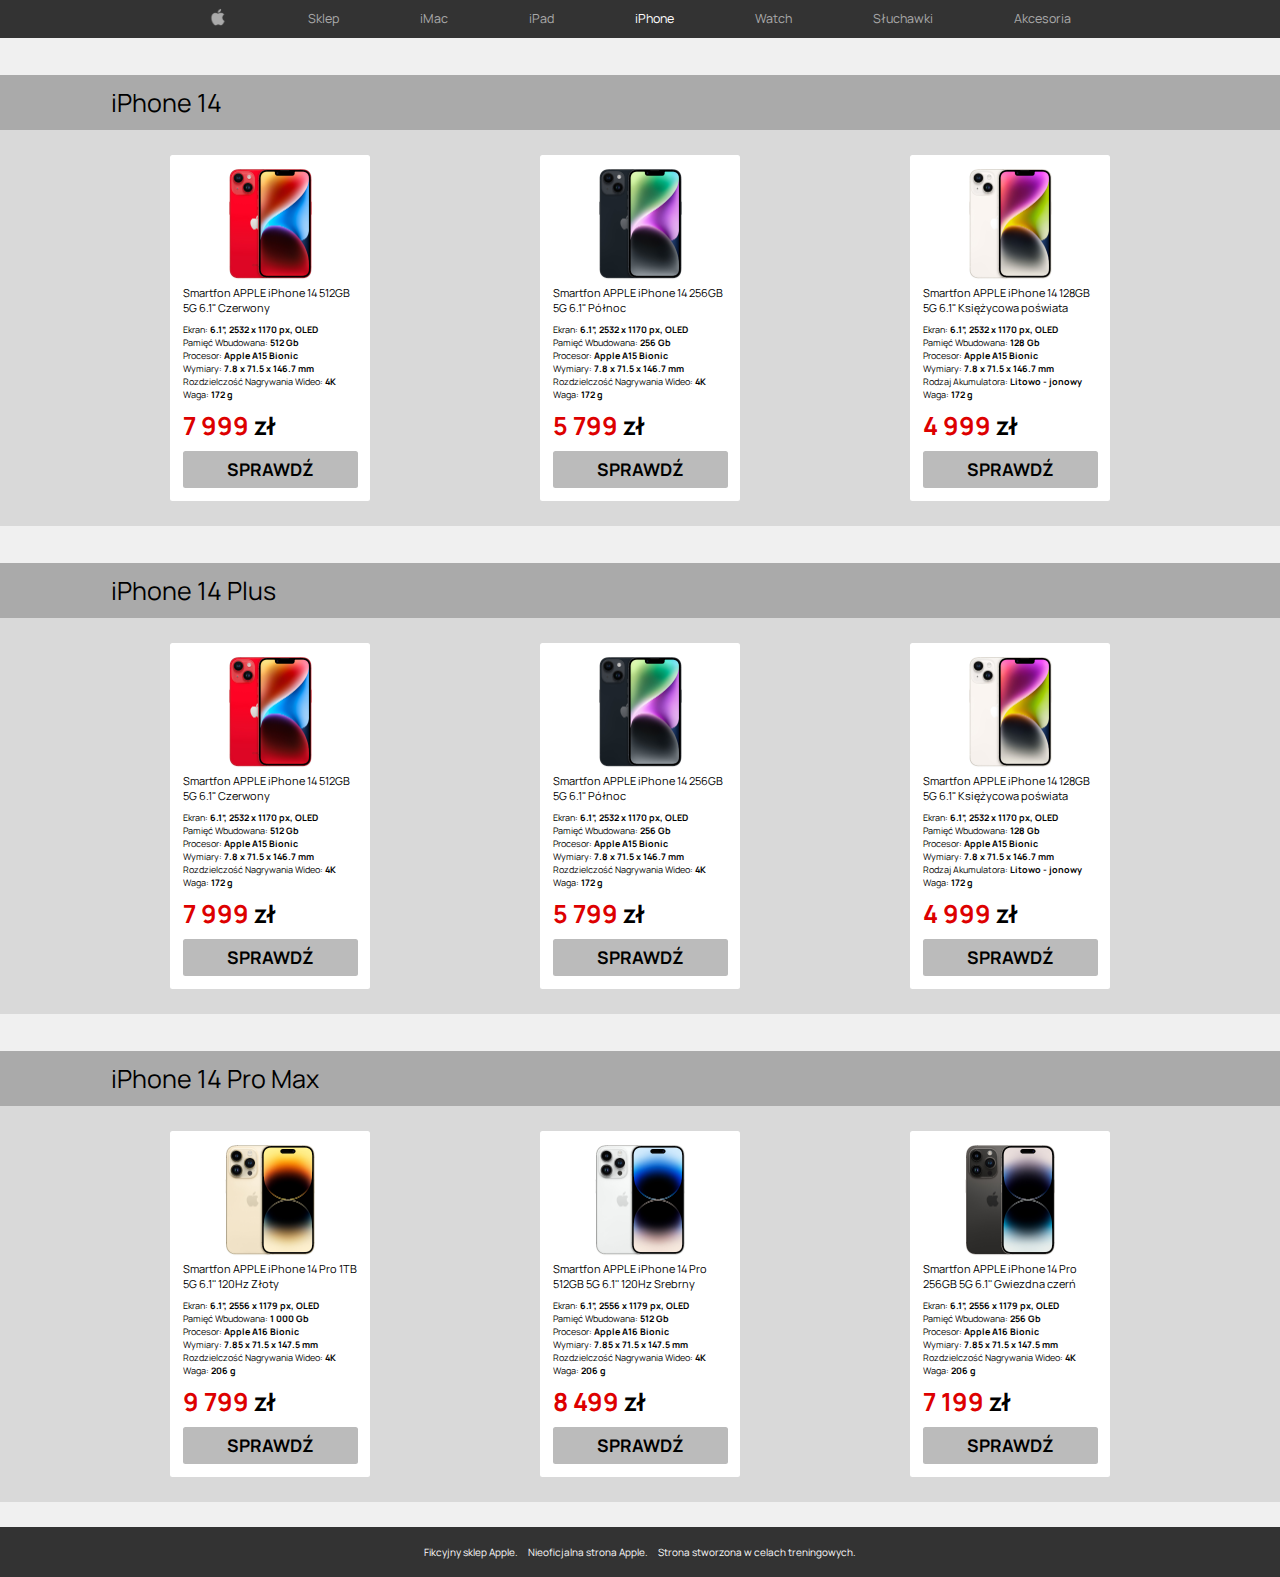
<file: html/iphone-shop.html>
<!DOCTYPE html>
<html lang="en">
  <head>
    <meta charset="UTF-8" />
    <meta http-equiv="X-UA-Compatible" content="IE=edge" />
    <meta name="viewport" content="width=device-width, initial-scale=1.0" />
    <link rel="stylesheet" href="../style.css" type="text/css" />
    <link rel="shortcut icon" href="../img/logo.png" type="image/x-icon" />
    <title>Apple</title>
  </head>
  <body>
    <header>
      <nav>
        <ul>
          <li>
            <a href="apple.html"
              ><img src="../img/logo.png" alt="Logo Apple"
            /></a>
          </li>
          <li><a href="shop.html">Sklep</a></li>
          <li><a href="macbook-shop.html">iMac</a></li>
          <li><a href="ipad-shop.html">iPad</a></li>
          <li>
            <a href="iphone-shop.html" class="menu-active-text">iPhone</a>
          </li>
          <li><a href="watch-shop.html">Watch</a></li>
          <li><a href="headphones-shop.html">Słuchawki</a></li>
          <li><a href="accessories-shop.html">Akcesoria</a></li>
        </ul>
      </nav>
    </header>
    <main>
      <!-- SECTION 1 -->
      <div class="buying-container">
        <div class="title-container">
          <p>iPhone 14</p>
        </div>
        <div class="items-container">
          <!-- CARD 1  -->
          <div class="items-section">
            <div class="item-card">
              <img
                src="../img/iphone/iPhone 14 Czerwony.jpg"
                alt="iPhone 14 Czerwony"
              />
              <div class="content-section">
                <p>Smartfon APPLE iPhone 14 512GB 5G 6.1" Czerwony</p>
                <div class="item-description">
                  <p>Ekran: <b>6.1”, 2532 x 1170 px, OLED</b></p>
                  <p>Pamięć Wbudowana: <b>512 Gb</b></p>
                  <p>Procesor: <b>Apple A15 Bionic</b></p>
                  <p>Wymiary: <b>7.8 x 71.5 x 146.7 mm</b></p>
                  <p>Rozdzielczość Nagrywania Wideo: <b>4K</b></p>
                  <p>Waga: <b>172 g</b></p>
                </div>
                <div class="price">
                  <p>
                    <b><span class="red">7 999</span> zł</b>
                  </p>
                </div>
                <div class="item-card-button">
                  <p>SPRAWDŹ</p>
                </div>
              </div>
            </div>
          </div>
          <!-- CARD 2 -->
          <div class="items-section">
            <div class="item-card">
              <img
                src="../img/iphone/iPhone 14 Polnoc.jpg"
                alt="iPhone 14 Polnoc"
              />
              <div class="content-section">
                <p>Smartfon APPLE iPhone 14 256GB 5G 6.1" Północ</p>
                <div class="item-description">
                  <p>Ekran: <b>6.1”, 2532 x 1170 px, OLED</b></p>
                  <p>Pamięć Wbudowana: <b>256 Gb</b></p>
                  <p>Procesor: <b>Apple A15 Bionic</b></p>
                  <p>Wymiary: <b>7.8 x 71.5 x 146.7 mm</b></p>
                  <p>Rozdzielczość Nagrywania Wideo: <b>4K</b></p>
                  <p>Waga: <b>172 g</b></p>
                </div>
                <div class="price">
                  <p>
                    <b><span class="red">5 799</span> zł</b>
                  </p>
                </div>
                <div class="item-card-button">
                  <p>SPRAWDŹ</p>
                </div>
              </div>
            </div>
          </div>
          <!-- CARD 3 -->
          <div class="items-section">
            <div class="item-card">
              <img
                src="../img/iphone/iPhone 14 Ksiezycowa poswiata.jpg"
                alt="iPhone 14 Ksiezycowa poswiata"
              />
              <div class="content-section">
                <p>
                  Smartfon APPLE iPhone 14 128GB 5G 6.1" Księżycowa poświata
                </p>
                <div class="item-description">
                  <p>Ekran: <b>6.1”, 2532 x 1170 px, OLED</b></p>
                  <p>Pamięć Wbudowana: <b>128 Gb</b></p>
                  <p>Procesor: <b>Apple A15 Bionic</b></p>
                  <p>Wymiary: <b>7.8 x 71.5 x 146.7 mm</b></p>
                  <p>Rodzaj Akumulatora: <b>Litowo - jonowy</b></p>
                  <p>Waga: <b>172 g</b></p>
                </div>
                <div class="price">
                  <p>
                    <b><span class="red">4 999</span> zł</b>
                  </p>
                </div>
                <div class="item-card-button">
                  <p>SPRAWDŹ</p>
                </div>
              </div>
            </div>
          </div>
        </div>
      </div>
      <!-- SECTION 2 -->
      <div class="buying-container">
        <div class="title-container">
          <p>iPhone 14 Plus</p>
        </div>
        <div class="items-container">
          <!-- CARD 1  -->
          <div class="items-section">
            <div class="item-card">
              <img
                src="../img/iphone/iPhone 14 Czerwony.jpg"
                alt="iPhone 14 Czerwony"
              />
              <div class="content-section">
                <p>Smartfon APPLE iPhone 14 512GB 5G 6.1" Czerwony</p>
                <div class="item-description">
                  <p>Ekran: <b>6.1”, 2532 x 1170 px, OLED</b></p>
                  <p>Pamięć Wbudowana: <b>512 Gb</b></p>
                  <p>Procesor: <b>Apple A15 Bionic</b></p>
                  <p>Wymiary: <b>7.8 x 71.5 x 146.7 mm</b></p>
                  <p>Rozdzielczość Nagrywania Wideo: <b>4K</b></p>
                  <p>Waga: <b>172 g</b></p>
                </div>
                <div class="price">
                  <p>
                    <b><span class="red">7 999</span> zł</b>
                  </p>
                </div>
                <div class="item-card-button">
                  <p>SPRAWDŹ</p>
                </div>
              </div>
            </div>
          </div>
          <!-- CARD 2 -->
          <div class="items-section">
            <div class="item-card">
              <img
                src="../img/iphone/iPhone 14 Polnoc.jpg"
                alt="iPhone 14 Polnoc"
              />
              <div class="content-section">
                <p>Smartfon APPLE iPhone 14 256GB 5G 6.1" Północ</p>
                <div class="item-description">
                  <p>Ekran: <b>6.1”, 2532 x 1170 px, OLED</b></p>
                  <p>Pamięć Wbudowana: <b>256 Gb</b></p>
                  <p>Procesor: <b>Apple A15 Bionic</b></p>
                  <p>Wymiary: <b>7.8 x 71.5 x 146.7 mm</b></p>
                  <p>Rozdzielczość Nagrywania Wideo: <b>4K</b></p>
                  <p>Waga: <b>172 g</b></p>
                </div>
                <div class="price">
                  <p>
                    <b><span class="red">5 799</span> zł</b>
                  </p>
                </div>
                <div class="item-card-button">
                  <p>SPRAWDŹ</p>
                </div>
              </div>
            </div>
          </div>
          <!-- CARD 3 -->
          <div class="items-section">
            <div class="item-card">
              <img
                src="../img/iphone/iPhone 14 Ksiezycowa poswiata.jpg"
                alt="iPhone 14 Ksiezycowa poswiata"
              />
              <div class="content-section">
                <p>
                  Smartfon APPLE iPhone 14 128GB 5G 6.1" Księżycowa poświata
                </p>
                <div class="item-description">
                  <p>Ekran: <b>6.1”, 2532 x 1170 px, OLED</b></p>
                  <p>Pamięć Wbudowana: <b>128 Gb</b></p>
                  <p>Procesor: <b>Apple A15 Bionic</b></p>
                  <p>Wymiary: <b>7.8 x 71.5 x 146.7 mm</b></p>
                  <p>Rodzaj Akumulatora: <b>Litowo - jonowy</b></p>
                  <p>Waga: <b>172 g</b></p>
                </div>
                <div class="price">
                  <p>
                    <b><span class="red">4 999</span> zł</b>
                  </p>
                </div>
                <div class="item-card-button">
                  <p>SPRAWDŹ</p>
                </div>
              </div>
            </div>
          </div>
        </div>
      </div>
      <!-- SECTION 3 -->
      <div class="buying-container">
        <div class="title-container">
          <p>iPhone 14 Pro Max</p>
        </div>
        <div class="items-container">
          <!-- CARD 1  -->
          <div class="items-section">
            <div class="item-card">
              <img
                src="../img/iphone/iPhone 14 Pro Zloty.jpg"
                alt="iPhone 14 Pro Zloty"
              />
              <div class="content-section">
                <p>Smartfon APPLE iPhone 14 Pro 1TB 5G 6.1'' 120Hz Złoty</p>
                <div class="item-description">
                  <p>Ekran: <b>6.1”, 2556 x 1179 px, OLED</b></p>
                  <p>Pamięć Wbudowana: <b>1 000 Gb</b></p>
                  <p>Procesor: <b>Apple A16 Bionic</b></p>
                  <p>Wymiary: <b>7.85 x 71.5 x 147.5 mm</b></p>
                  <p>Rozdzielczość Nagrywania Wideo: <b>4K</b></p>
                  <p>Waga: <b>206 g</b></p>
                </div>
                <div class="price">
                  <p>
                    <b><span class="red">9 799</span> zł</b>
                  </p>
                </div>
                <div class="item-card-button">
                  <p>SPRAWDŹ</p>
                </div>
              </div>
            </div>
          </div>
          <!-- CARD 2 -->
          <div class="items-section">
            <div class="item-card">
              <img
                src="../img/iphone/iPhone 14 Pro Srebrny.jpg"
                alt="iPhone 14 Pro Srebrny"
              />
              <div class="content-section">
                <p>Smartfon APPLE iPhone 14 Pro 512GB 5G 6.1'' 120Hz Srebrny</p>
                <div class="item-description">
                  <p>Ekran: <b>6.1”, 2556 x 1179 px, OLED</b></p>
                  <p>Pamięć Wbudowana: <b>512 Gb</b></p>
                  <p>Procesor: <b>Apple A16 Bionic</b></p>
                  <p>Wymiary: <b>7.85 x 71.5 x 147.5 mm</b></p>
                  <p>Rozdzielczość Nagrywania Wideo: <b>4K</b></p>
                  <p>Waga: <b>206 g</b></p>
                </div>
                <div class="price">
                  <p>
                    <b><span class="red">8 499</span> zł</b>
                  </p>
                </div>
                <div class="item-card-button">
                  <p>SPRAWDŹ</p>
                </div>
              </div>
            </div>
          </div>
          <!-- CARD 3 -->
          <div class="items-section">
            <div class="item-card">
              <img
                src="../img/iphone/iPhone 14 Pro Gwiezdna czern.jpg"
                alt="iPhone 14 Pro Srebrny"
              />
              <div class="content-section">
                <p>
                  Smartfon APPLE iPhone 14 Pro 256GB 5G 6.1'' Gwiezdna czerń
                </p>
                <div class="item-description">
                  <p>Ekran: <b>6.1”, 2556 x 1179 px, OLED</b></p>
                  <p>Pamięć Wbudowana: <b>256 Gb</b></p>
                  <p>Procesor: <b>Apple A16 Bionic</b></p>
                  <p>Wymiary: <b>7.85 x 71.5 x 147.5 mm</b></p>
                  <p>Rozdzielczość Nagrywania Wideo: <b>4K</b></p>
                  <p>Waga: <b>206 g</b></p>
                </div>
                <div class="price">
                  <p>
                    <b><span class="red">7 199</span> zł</b>
                  </p>
                </div>
                <div class="item-card-button">
                  <p>SPRAWDŹ</p>
                </div>
              </div>
            </div>
          </div>
        </div>
      </div>
    </main>
    <footer>
      <div id="footer-content">
        <p>Fikcyjny sklep Apple.</p>
        <p>Nieoficjalna strona Apple.</p>
        <p>Strona stworzona w celach treningowych.</p>
      </div>
    </footer>
  </body>
</html>
</file>
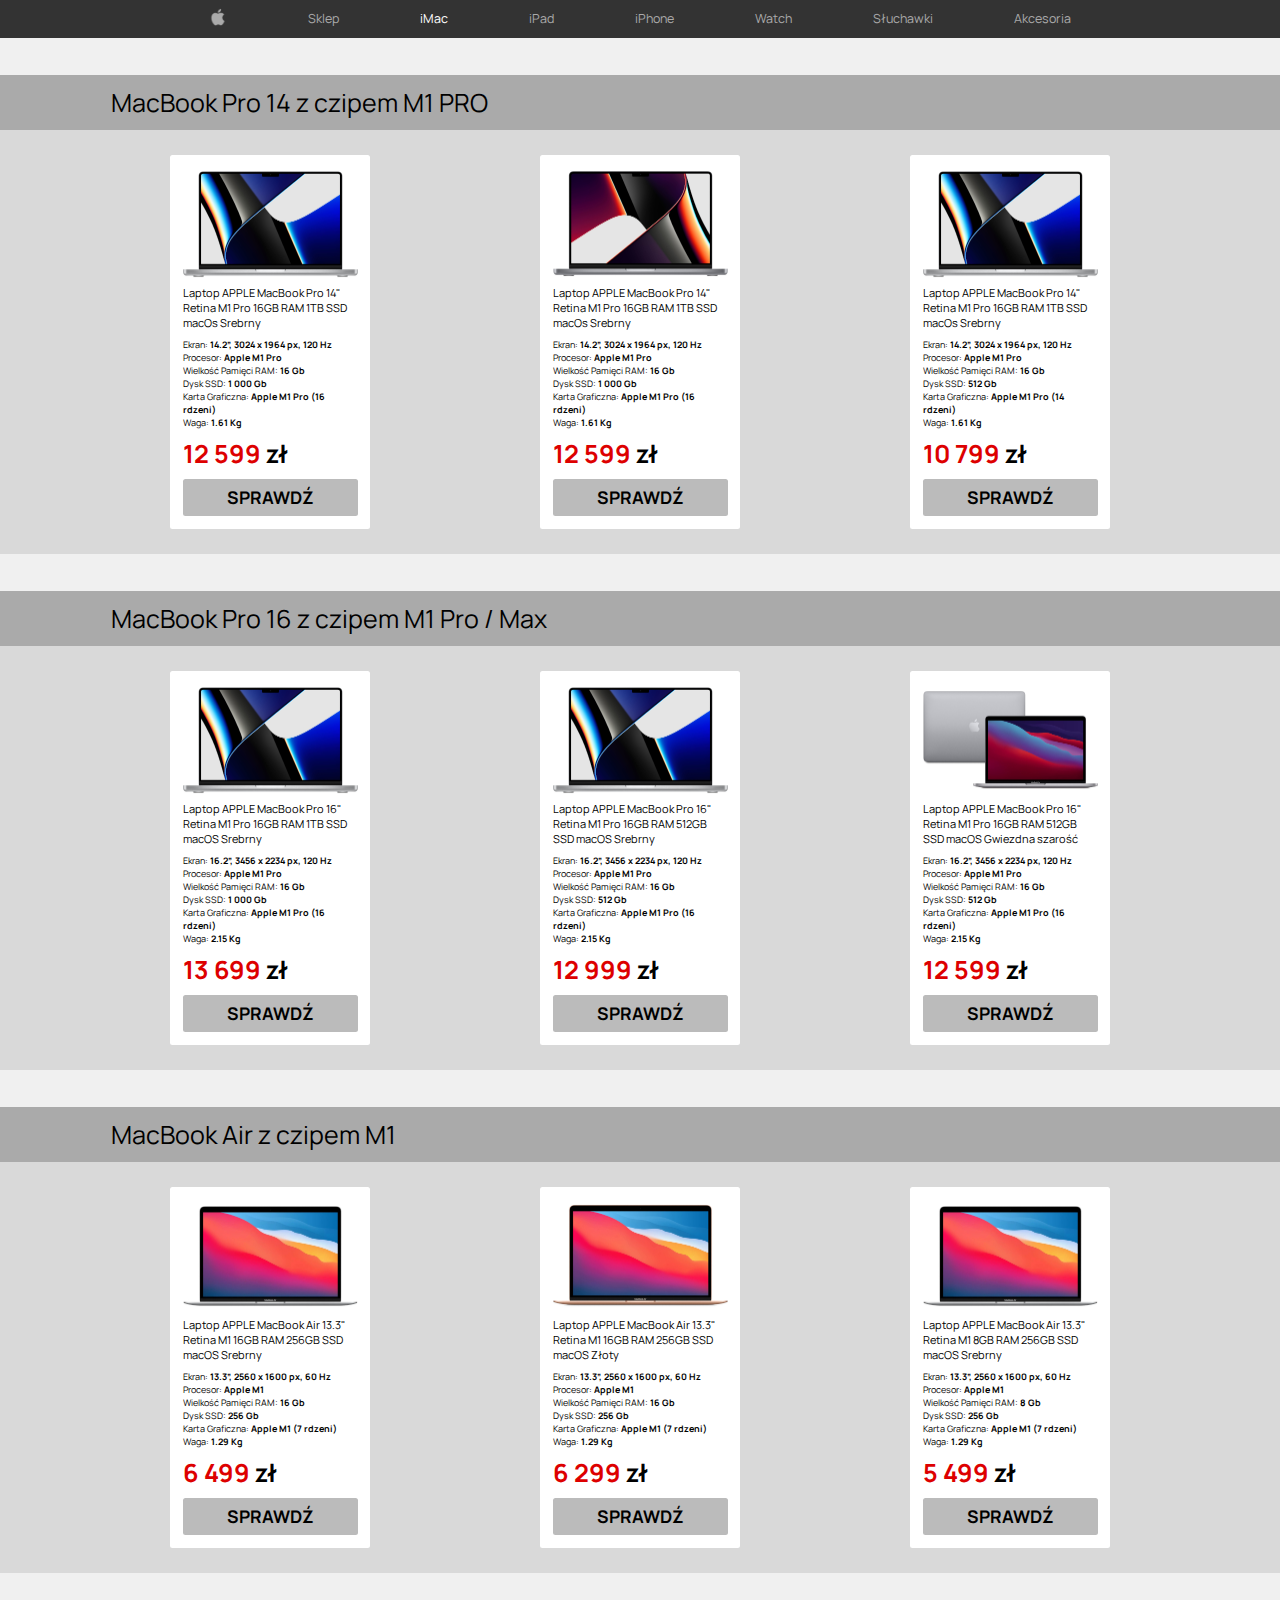
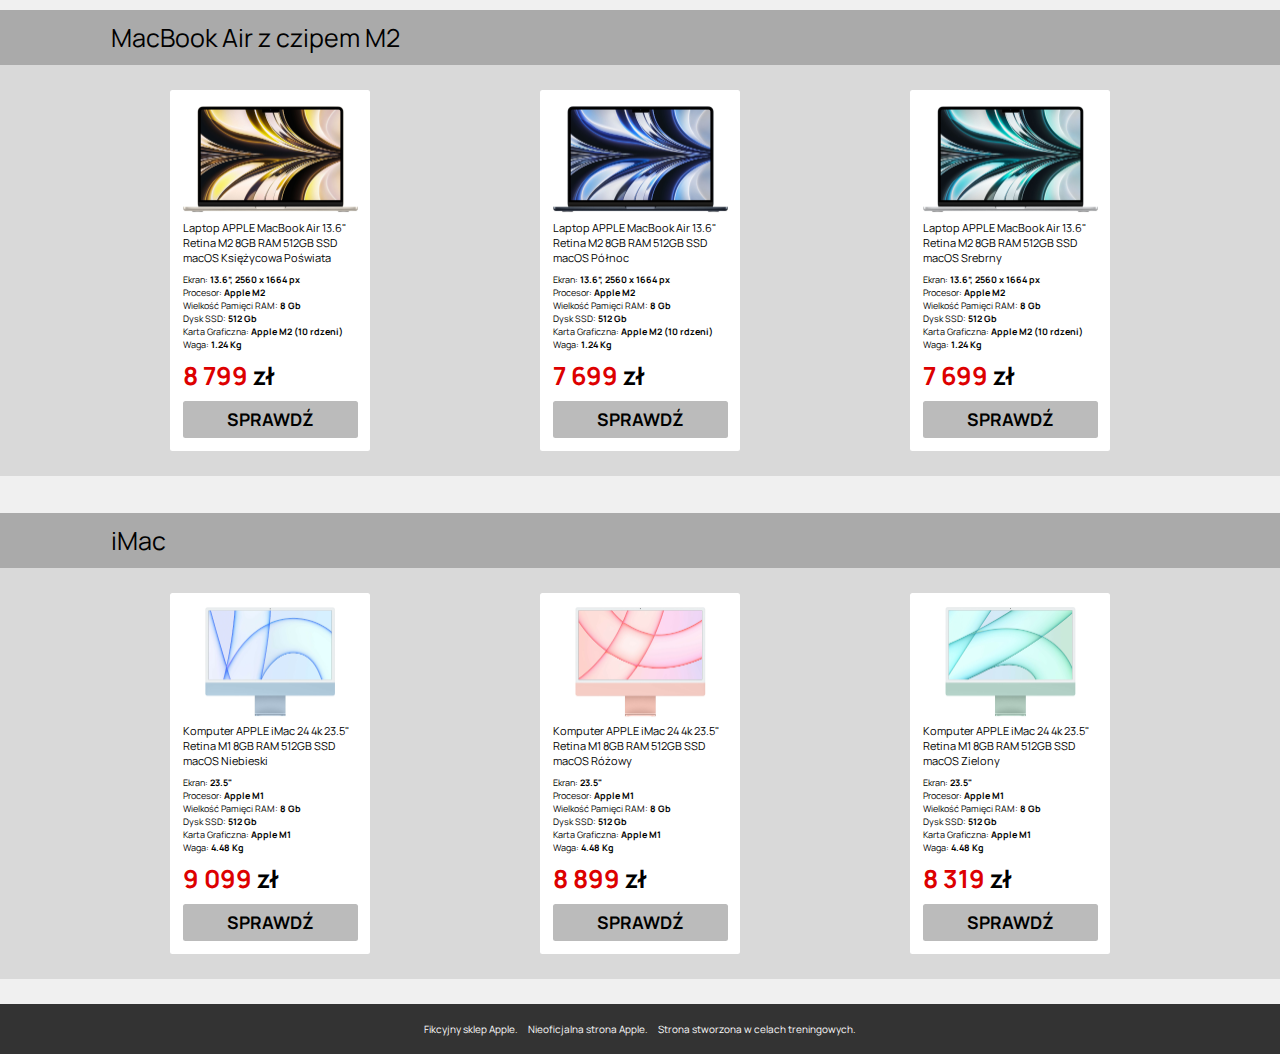
<file: html/macbook-shop.html>
<!DOCTYPE html>
<html lang="en">
  <head>
    <meta charset="UTF-8" />
    <meta http-equiv="X-UA-Compatible" content="IE=edge" />
    <meta name="viewport" content="width=device-width, initial-scale=1.0" />
    <link rel="stylesheet" href="../style.css" type="text/css" />
    <link rel="shortcut icon" href="../img/logo.png" type="image/x-icon" />
    <title>Apple</title>
  </head>
  <body>
    <header>
      <nav>
        <ul>
          <li>
            <a href="apple.html"
              ><img src="../img/logo.png" alt="Logo Apple"
            /></a>
          </li>
          <li><a href="shop.html">Sklep</a></li>
          <li><a href="macbook-shop.html" class="menu-active-text">iMac</a></li>
          <li><a href="ipad-shop.html">iPad</a></li>
          <li><a href="iphone-shop.html">iPhone</a></li>
          <li><a href="watch-shop.html">Watch</a></li>
          <li><a href="headphones-shop.html">Słuchawki</a></li>
          <li><a href="accessories-shop.html">Akcesoria</a></li>
        </ul>
      </nav>
    </header>
    <main>
      <!-- SECTION 1 -->
      <div class="buying-container">
        <div class="title-container">
          <p>MacBook Pro 14 z czipem M1 PRO</p>
        </div>
        <div class="items-container">
          <!-- CARD 1  -->
          <div class="items-section">
            <div class="item-card">
              <img
                src="../img/imac/MacBook Pro 14 Srebrny.jpg"
                alt="MacBook Pro 14 Srebrny"
              />
              <div class="content-section">
                <p>
                  Laptop APPLE MacBook Pro 14" Retina M1 Pro 16GB RAM 1TB SSD
                  macOs Srebrny
                </p>
                <div class="item-description">
                  <p>Ekran: <b>14.2”, 3024 x 1964 px, 120 Hz</b></p>
                  <p>Procesor: <b>Apple M1 Pro</b></p>
                  <p>Wielkość Pamięci RAM: <b>16 Gb</b></p>
                  <p>Dysk SSD: <b>1 000 Gb</b></p>
                  <p>Karta Graficzna: <b>Apple M1 Pro (16 rdzeni)</b></p>
                  <p>Waga: <b>1.61 Kg</b></p>
                </div>
                <div class="price">
                  <p>
                    <b><span class="red">12 599</span> zł</b>
                  </p>
                </div>
                <div class="item-card-button">
                  <p>SPRAWDŹ</p>
                </div>
              </div>
            </div>
          </div>
          <!-- CARD 2 -->
          <div class="items-section">
            <div class="item-card">
              <img
                src="../img/imac/MacBook Pro 14 Gwiezdna Szarosc.jpg"
                alt="MacBook Pro 14 Gwiezdna Szarosc"
              />
              <div class="content-section">
                <p>
                  Laptop APPLE MacBook Pro 14" Retina M1 Pro 16GB RAM 1TB SSD
                  macOs Srebrny
                </p>
                <div class="item-description">
                  <p>Ekran: <b>14.2”, 3024 x 1964 px, 120 Hz</b></p>
                  <p>Procesor: <b>Apple M1 Pro</b></p>
                  <p>Wielkość Pamięci RAM: <b>16 Gb</b></p>
                  <p>Dysk SSD: <b>1 000 Gb</b></p>
                  <p>Karta Graficzna: <b>Apple M1 Pro (16 rdzeni)</b></p>
                  <p>Waga: <b>1.61 Kg</b></p>
                </div>
                <div class="price">
                  <p>
                    <b><span class="red">12 599</span> zł</b>
                  </p>
                </div>
                <div class="item-card-button">
                  <p>SPRAWDŹ</p>
                </div>
              </div>
            </div>
          </div>
          <!-- CARD 3 -->
          <div class="items-section">
            <div class="item-card">
              <img
                src="../img/imac/MacBook Pro 14 Srebrny.jpg"
                alt="MacBook Pro 14 Srebrny"
              />
              <div class="content-section">
                <p>
                  Laptop APPLE MacBook Pro 14" Retina M1 Pro 16GB RAM 1TB SSD
                  macOs Srebrny
                </p>
                <div class="item-description">
                  <p>Ekran: <b>14.2”, 3024 x 1964 px, 120 Hz</b></p>
                  <p>Procesor: <b>Apple M1 Pro</b></p>
                  <p>Wielkość Pamięci RAM: <b>16 Gb</b></p>
                  <p>Dysk SSD: <b>512 Gb</b></p>
                  <p>Karta Graficzna: <b>Apple M1 Pro (14 rdzeni)</b></p>
                  <p>Waga: <b>1.61 Kg</b></p>
                </div>
                <div class="price">
                  <p>
                    <b><span class="red">10 799</span> zł</b>
                  </p>
                </div>
                <div class="item-card-button">
                  <p>SPRAWDŹ</p>
                </div>
              </div>
            </div>
          </div>
        </div>
      </div>
      <!-- SECTION 2 -->
      <div class="buying-container">
        <div class="title-container">
          <p>MacBook Pro 16 z czipem M1 Pro / Max</p>
        </div>
        <div class="items-container">
          <!-- CARD 1  -->
          <div class="items-section">
            <div class="item-card">
              <img
                src="../img/imac/MacBook Pro 14 Srebrny.jpg"
                alt="MacBook Pro 16 Srebrny"
              />
              <div class="content-section">
                <p>
                  Laptop APPLE MacBook Pro 16" Retina M1 Pro 16GB RAM 1TB SSD
                  macOS Srebrny
                </p>
                <div class="item-description">
                  <p>Ekran: <b>16.2”, 3456 x 2234 px, 120 Hz</b></p>
                  <p>Procesor: <b>Apple M1 Pro</b></p>
                  <p>Wielkość Pamięci RAM: <b>16 Gb</b></p>
                  <p>Dysk SSD: <b>1 000 Gb</b></p>
                  <p>Karta Graficzna: <b>Apple M1 Pro (16 rdzeni)</b></p>
                  <p>Waga: <b>2.15 Kg</b></p>
                </div>
                <div class="price">
                  <p>
                    <b><span class="red">13 699</span> zł</b>
                  </p>
                </div>
                <div class="item-card-button">
                  <p>SPRAWDŹ</p>
                </div>
              </div>
            </div>
          </div>
          <!-- CARD 2 -->
          <div class="items-section">
            <div class="item-card">
              <img
                src="../img/imac/MacBook Pro 14 Srebrny.jpg"
                alt="MacBook Pro 16 Srebrny"
              />
              <div class="content-section">
                <p>
                  Laptop APPLE MacBook Pro 16" Retina M1 Pro 16GB RAM 512GB SSD
                  macOS Srebrny
                </p>
                <div class="item-description">
                  <p>Ekran: <b>16.2”, 3456 x 2234 px, 120 Hz</b></p>
                  <p>Procesor: <b>Apple M1 Pro</b></p>
                  <p>Wielkość Pamięci RAM: <b>16 Gb</b></p>
                  <p>Dysk SSD: <b>512 Gb</b></p>
                  <p>Karta Graficzna: <b>Apple M1 Pro (16 rdzeni)</b></p>
                  <p>Waga: <b>2.15 Kg</b></p>
                </div>
                <div class="price">
                  <p>
                    <b><span class="red">12 999</span> zł</b>
                  </p>
                </div>
                <div class="item-card-button">
                  <p>SPRAWDŹ</p>
                </div>
              </div>
            </div>
          </div>
          <!-- CARD 3 -->
          <div class="items-section">
            <div class="item-card">
              <img
                src="../img/imac/MacBook Pro 16 Gwiezdna Szarosc.jpg"
                alt="MacBook Pro 16 Gwiezdna Szarosc"
              />
              <div class="content-section">
                <p>
                  Laptop APPLE MacBook Pro 16" Retina M1 Pro 16GB RAM 512GB SSD
                  macOS Gwiezdna szarość
                </p>
                <div class="item-description">
                  <p>Ekran: <b>16.2”, 3456 x 2234 px, 120 Hz</b></p>
                  <p>Procesor: <b>Apple M1 Pro</b></p>
                  <p>Wielkość Pamięci RAM: <b>16 Gb</b></p>
                  <p>Dysk SSD: <b>512 Gb</b></p>
                  <p>Karta Graficzna: <b>Apple M1 Pro (16 rdzeni)</b></p>
                  <p>Waga: <b>2.15 Kg</b></p>
                </div>
                <div class="price">
                  <p>
                    <b><span class="red">12 599</span> zł</b>
                  </p>
                </div>
                <div class="item-card-button">
                  <p>SPRAWDŹ</p>
                </div>
              </div>
            </div>
          </div>
        </div>
      </div>
      <!-- SECTION 3 -->
      <div class="buying-container">
        <div class="title-container">
          <p>MacBook Air z czipem M1</p>
        </div>
        <div class="items-container">
          <!-- CARD 1  -->
          <div class="items-section">
            <div class="item-card">
              <img
                src="../img/imac/MacBook Air 13.3 Srebrny.jpg"
                alt="MacBook Air 13.3 Srebrny"
              />
              <div class="content-section">
                <p>
                  Laptop APPLE MacBook Air 13.3" Retina M1 16GB RAM 256GB SSD
                  macOS Srebrny
                </p>
                <div class="item-description">
                  <p>Ekran: <b>13.3”, 2560 x 1600 px, 60 Hz</b></p>
                  <p>Procesor: <b>Apple M1</b></p>
                  <p>Wielkość Pamięci RAM: <b>16 Gb</b></p>
                  <p>Dysk SSD: <b>256 Gb</b></p>
                  <p>Karta Graficzna: <b>Apple M1 (7 rdzeni)</b></p>
                  <p>Waga: <b>1.29 Kg</b></p>
                </div>
                <div class="price">
                  <p>
                    <b><span class="red">6 499</span> zł</b>
                  </p>
                </div>
                <div class="item-card-button">
                  <p>SPRAWDŹ</p>
                </div>
              </div>
            </div>
          </div>
          <!-- CARD 2 -->
          <div class="items-section">
            <div class="item-card">
              <img
                src="../img/imac/MacBook Air 13.3 Gold.jpg"
                alt="MacBook Air 13.3 Gold"
              />
              <div class="content-section">
                <p>
                  Laptop APPLE MacBook Air 13.3" Retina M1 16GB RAM 256GB SSD
                  macOS Złoty
                </p>
                <div class="item-description">
                  <p>Ekran: <b>13.3”, 2560 x 1600 px, 60 Hz</b></p>
                  <p>Procesor: <b>Apple M1</b></p>
                  <p>Wielkość Pamięci RAM: <b>16 Gb</b></p>
                  <p>Dysk SSD: <b>256 Gb</b></p>
                  <p>Karta Graficzna: <b>Apple M1 (7 rdzeni)</b></p>
                  <p>Waga: <b>1.29 Kg</b></p>
                </div>
                <div class="price">
                  <p>
                    <b><span class="red">6 299</span> zł</b>
                  </p>
                </div>
                <div class="item-card-button">
                  <p>SPRAWDŹ</p>
                </div>
              </div>
            </div>
          </div>
          <!-- CARD 3 -->
          <div class="items-section">
            <div class="item-card">
              <img
                src="../img/imac/MacBook Air 13.3 Srebrny.jpg"
                alt="MacBook Air 13.3 Srebrny"
              />
              <div class="content-section">
                <p>
                  Laptop APPLE MacBook Air 13.3" Retina M1 8GB RAM 256GB SSD
                  macOS Srebrny
                </p>
                <div class="item-description">
                  <p>Ekran: <b>13.3”, 2560 x 1600 px, 60 Hz</b></p>
                  <p>Procesor: <b>Apple M1</b></p>
                  <p>Wielkość Pamięci RAM: <b>8 Gb</b></p>
                  <p>Dysk SSD: <b>256 Gb</b></p>
                  <p>Karta Graficzna: <b>Apple M1 (7 rdzeni)</b></p>
                  <p>Waga: <b>1.29 Kg</b></p>
                </div>
                <div class="price">
                  <p>
                    <b><span class="red">5 499</span> zł</b>
                  </p>
                </div>
                <div class="item-card-button">
                  <p>SPRAWDŹ</p>
                </div>
              </div>
            </div>
          </div>
        </div>
      </div>
      <!-- SECTION 4 -->
      <div class="buying-container">
        <div class="title-container">
          <p>MacBook Air z czipem M2</p>
        </div>
        <div class="items-container">
          <!-- CARD 1  -->
          <div class="items-section">
            <div class="item-card">
              <img
                src="../img/imac/MacBook Air 13.6 Ksiezycowa Poswiata.jpg"
                alt="MacBook Air 13.6 Ksiezycowa Poswiata"
              />
              <div class="content-section">
                <p>
                  Laptop APPLE MacBook Air 13.6" Retina M2 8GB RAM 512GB SSD
                  macOS Księżycowa Poświata
                </p>
                <div class="item-description">
                  <p>Ekran: <b>13.6”, 2560 x 1664 px</b></p>
                  <p>Procesor: <b>Apple M2</b></p>
                  <p>Wielkość Pamięci RAM: <b>8 Gb</b></p>
                  <p>Dysk SSD: <b>512 Gb</b></p>
                  <p>Karta Graficzna: <b>Apple M2 (10 rdzeni)</b></p>
                  <p>Waga: <b>1.24 Kg</b></p>
                </div>
                <div class="price">
                  <p>
                    <b><span class="red">8 799</span> zł</b>
                  </p>
                </div>
                <div class="item-card-button">
                  <p>SPRAWDŹ</p>
                </div>
              </div>
            </div>
          </div>
          <!-- CARD 2 -->
          <div class="items-section">
            <div class="item-card">
              <img
                src="../img/imac/MacBook Air 13.6 Polnoc.jpg"
                alt="MacBook Air 13.6 Polnoc"
              />
              <div class="content-section">
                <p>
                  Laptop APPLE MacBook Air 13.6" Retina M2 8GB RAM 512GB SSD
                  macOS Północ
                </p>
                <div class="item-description">
                  <p>Ekran: <b>13.6”, 2560 x 1664 px</b></p>
                  <p>Procesor: <b>Apple M2</b></p>
                  <p>Wielkość Pamięci RAM: <b>8 Gb</b></p>
                  <p>Dysk SSD: <b>512 Gb</b></p>
                  <p>Karta Graficzna: <b>Apple M2 (10 rdzeni)</b></p>
                  <p>Waga: <b>1.24 Kg</b></p>
                </div>
                <div class="price">
                  <p>
                    <b><span class="red">7 699</span> zł</b>
                  </p>
                </div>
                <div class="item-card-button">
                  <p>SPRAWDŹ</p>
                </div>
              </div>
            </div>
          </div>
          <!-- CARD 3 -->
          <div class="items-section">
            <div class="item-card">
              <img
                src="../img/imac/MacBook Air 13.6 Srebrny.jpg"
                alt="MacBook Air 13.6 Srebrny"
              />
              <div class="content-section">
                <p>
                  Laptop APPLE MacBook Air 13.6" Retina M2 8GB RAM 512GB SSD
                  macOS Srebrny
                </p>
                <div class="item-description">
                  <p>Ekran: <b>13.6”, 2560 x 1664 px</b></p>
                  <p>Procesor: <b>Apple M2</b></p>
                  <p>Wielkość Pamięci RAM: <b>8 Gb</b></p>
                  <p>Dysk SSD: <b>512 Gb</b></p>
                  <p>Karta Graficzna: <b>Apple M2 (10 rdzeni)</b></p>
                  <p>Waga: <b>1.24 Kg</b></p>
                </div>
                <div class="price">
                  <p>
                    <b><span class="red">7 699</span> zł</b>
                  </p>
                </div>
                <div class="item-card-button">
                  <p>SPRAWDŹ</p>
                </div>
              </div>
            </div>
          </div>
        </div>
      </div>
      <!-- SECTION 5 -->
      <div class="buying-container">
        <div class="title-container">
          <p>iMac</p>
        </div>
        <div class="items-container">
          <!-- CARD 1  -->
          <div class="items-section">
            <div class="item-card">
              <img
                src="../img/imac/iMac 24 Niebieski.jpg"
                alt="iMac 24 Niebieski"
              />
              <div class="content-section">
                <p>
                  Komputer APPLE iMac 24 4k 23.5" Retina M1 8GB RAM 512GB SSD
                  macOS Niebieski
                </p>
                <div class="item-description">
                  <p>Ekran: <b>23.5"</b></p>
                  <p>Procesor: <b>Apple M1</b></p>
                  <p>Wielkość Pamięci RAM: <b>8 Gb</b></p>
                  <p>Dysk SSD: <b>512 Gb</b></p>
                  <p>Karta Graficzna: <b>Apple M1</b></p>
                  <p>Waga: <b>4.48 Kg</b></p>
                </div>
                <div class="price">
                  <p>
                    <b><span class="red">9 099</span> zł</b>
                  </p>
                </div>
                <div class="item-card-button">
                  <p>SPRAWDŹ</p>
                </div>
              </div>
            </div>
          </div>
          <!-- CARD 2 -->
          <div class="items-section">
            <div class="item-card">
              <img src="../img/imac/iMac 24 Rozowy.jpg" alt="iMac 24 Rozowy" />
              <div class="content-section">
                <p>
                  Komputer APPLE iMac 24 4k 23.5" Retina M1 8GB RAM 512GB SSD
                  macOS Różowy
                </p>
                <div class="item-description">
                  <p>Ekran: <b>23.5"</b></p>
                  <p>Procesor: <b>Apple M1</b></p>
                  <p>Wielkość Pamięci RAM: <b>8 Gb</b></p>
                  <p>Dysk SSD: <b>512 Gb</b></p>
                  <p>Karta Graficzna: <b>Apple M1</b></p>
                  <p>Waga: <b>4.48 Kg</b></p>
                </div>
                <div class="price">
                  <p>
                    <b><span class="red">8 899</span> zł</b>
                  </p>
                </div>
                <div class="item-card-button">
                  <p>SPRAWDŹ</p>
                </div>
              </div>
            </div>
          </div>
          <!-- CARD 3 -->
          <div class="items-section">
            <div class="item-card">
              <img
                src="../img/imac/iMac 24 Zielony.jpg"
                alt="iMac 24 Zielony"
              />
              <div class="content-section">
                <p>
                  Komputer APPLE iMac 24 4k 23.5" Retina M1 8GB RAM 512GB SSD
                  macOS Zielony
                </p>
                <div class="item-description">
                  <p>Ekran: <b>23.5"</b></p>
                  <p>Procesor: <b>Apple M1</b></p>
                  <p>Wielkość Pamięci RAM: <b>8 Gb</b></p>
                  <p>Dysk SSD: <b>512 Gb</b></p>
                  <p>Karta Graficzna: <b>Apple M1</b></p>
                  <p>Waga: <b>4.48 Kg</b></p>
                </div>
                <div class="price">
                  <p>
                    <b><span class="red">8 319</span> zł</b>
                  </p>
                </div>
                <div class="item-card-button">
                  <p>SPRAWDŹ</p>
                </div>
              </div>
            </div>
          </div>
        </div>
      </div>
    </main>
    <footer>
      <div id="footer-content">
        <p>Fikcyjny sklep Apple.</p>
        <p>Nieoficjalna strona Apple.</p>
        <p>Strona stworzona w celach treningowych.</p>
      </div>
    </footer>
  </body>
</html>
</file>
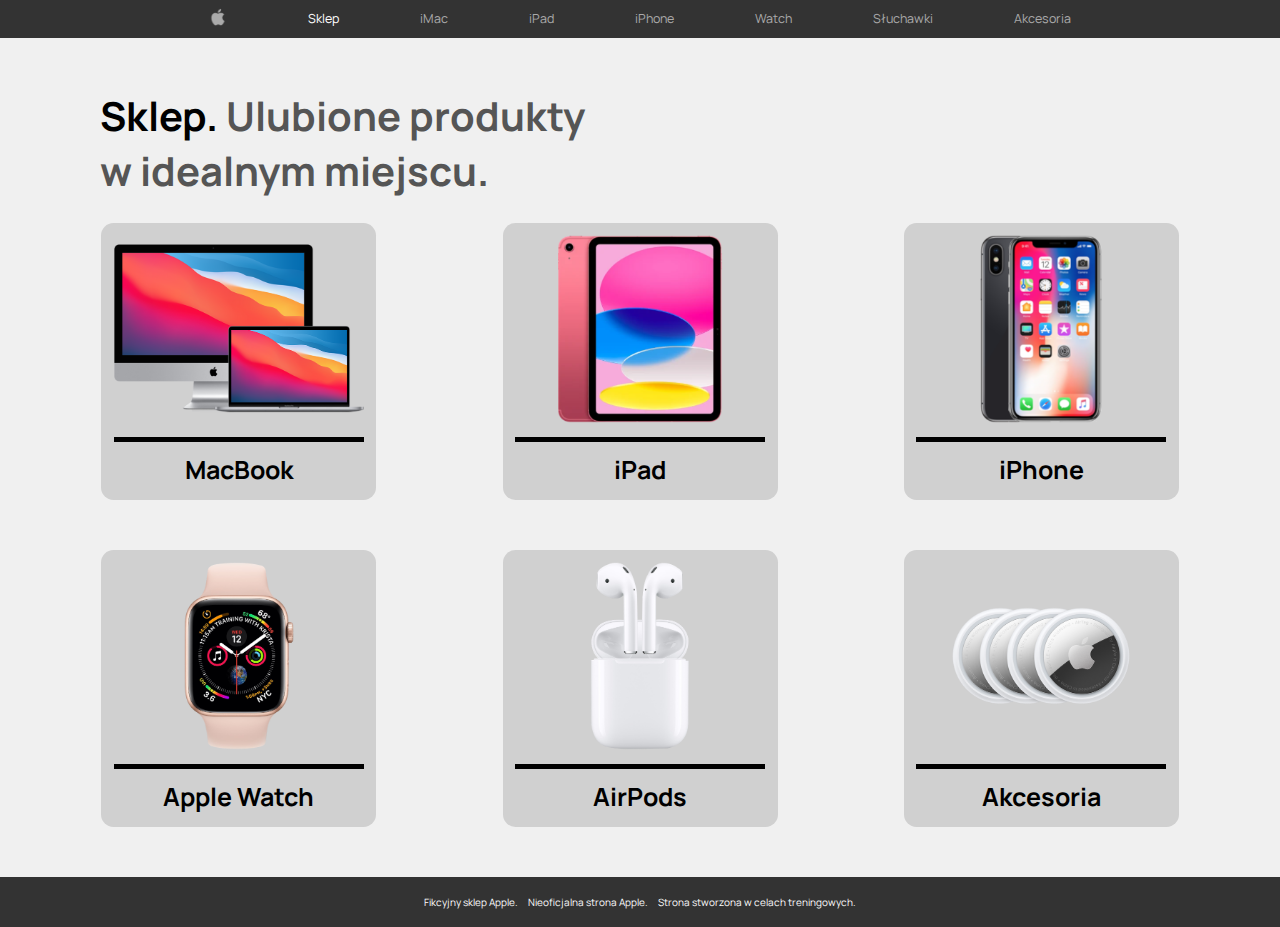
<file: html/shop.html>
<!DOCTYPE html>
<html lang="en">
  <head>
    <meta charset="UTF-8" />
    <meta http-equiv="X-UA-Compatible" content="IE=edge" />
    <meta name="viewport" content="width=device-width, initial-scale=1.0" />
    <link rel="stylesheet" href="../style.css" type="text/css" />
    <link rel="shortcut icon" href="../img/logo.png" type="image/x-icon" />
    <title>Apple</title>
  </head>
  <body>
    <header>
      <nav>
        <ul>
          <li>
            <a href="apple.html"
              ><img src="../img/logo.png" alt="Logo Apple"
            /></a>
          </li>
          <li><a href="shop.html" class="menu-active-text">Sklep</a></li>
          <li><a href="macbook-shop.html">iMac</a></li>
          <li><a href="ipad-shop.html">iPad</a></li>
          <li><a href="iphone-shop.html">iPhone</a></li>
          <li><a href="watch-shop.html">Watch</a></li>
          <li><a href="headphones-shop.html">Słuchawki</a></li>
          <li><a href="accessories-shop.html">Akcesoria</a></li>
        </ul>
      </nav>
    </header>
    <main>
      <div id="shop-content-text">
        <p>Sklep. <span>Ulubione produkty</span></p>
        <p><span>w idealnym miejscu.</span></p>
      </div>
      <div id="shop-container">
        <div class="shop-card">
          <div class="card-photo">
            <img src="../img/shop/MacBook.png" alt="MacBook" />
          </div>
          <div class="card-title">
            <p>MacBook</p>
          </div>
        </div>
        <div class="shop-card">
          <div class="card-photo">
            <img src="../img/shop/iPad.png" alt="iPad" />
          </div>
          <div class="card-title">
            <p>iPad</p>
          </div>
        </div>
        <div class="shop-card">
          <div class="card-photo">
            <img src="../img/shop/iPhone X.png" alt="iPhone X" />
          </div>
          <div class="card-title">
            <p>iPhone</p>
          </div>
        </div>
        <div class="shop-card">
          <div class="card-photo">
            <img src="../img/shop/Apple watch.png" alt="Apple watch" />
          </div>
          <div class="card-title">
            <p>Apple Watch</p>
          </div>
        </div>
        <div class="shop-card">
          <div class="card-photo">
            <img src="../img/shop/Airpods 5.png" alt="AirPods 5" />
          </div>
          <div class="card-title">
            <p>AirPods</p>
          </div>
        </div>
        <div class="shop-card">
          <div class="card-photo">
            <img src="../img/shop/AirTag.png" alt="AirTag" />
          </div>
          <div class="card-title">
            <p>Akcesoria</p>
          </div>
        </div>
      </div>
    </main>
    <footer>
      <div id="footer-content">
        <p>Fikcyjny sklep Apple.</p>
        <p>Nieoficjalna strona Apple.</p>
        <p>Strona stworzona w celach treningowych.</p>
      </div>
    </footer>
  </body>
</html>
</file>
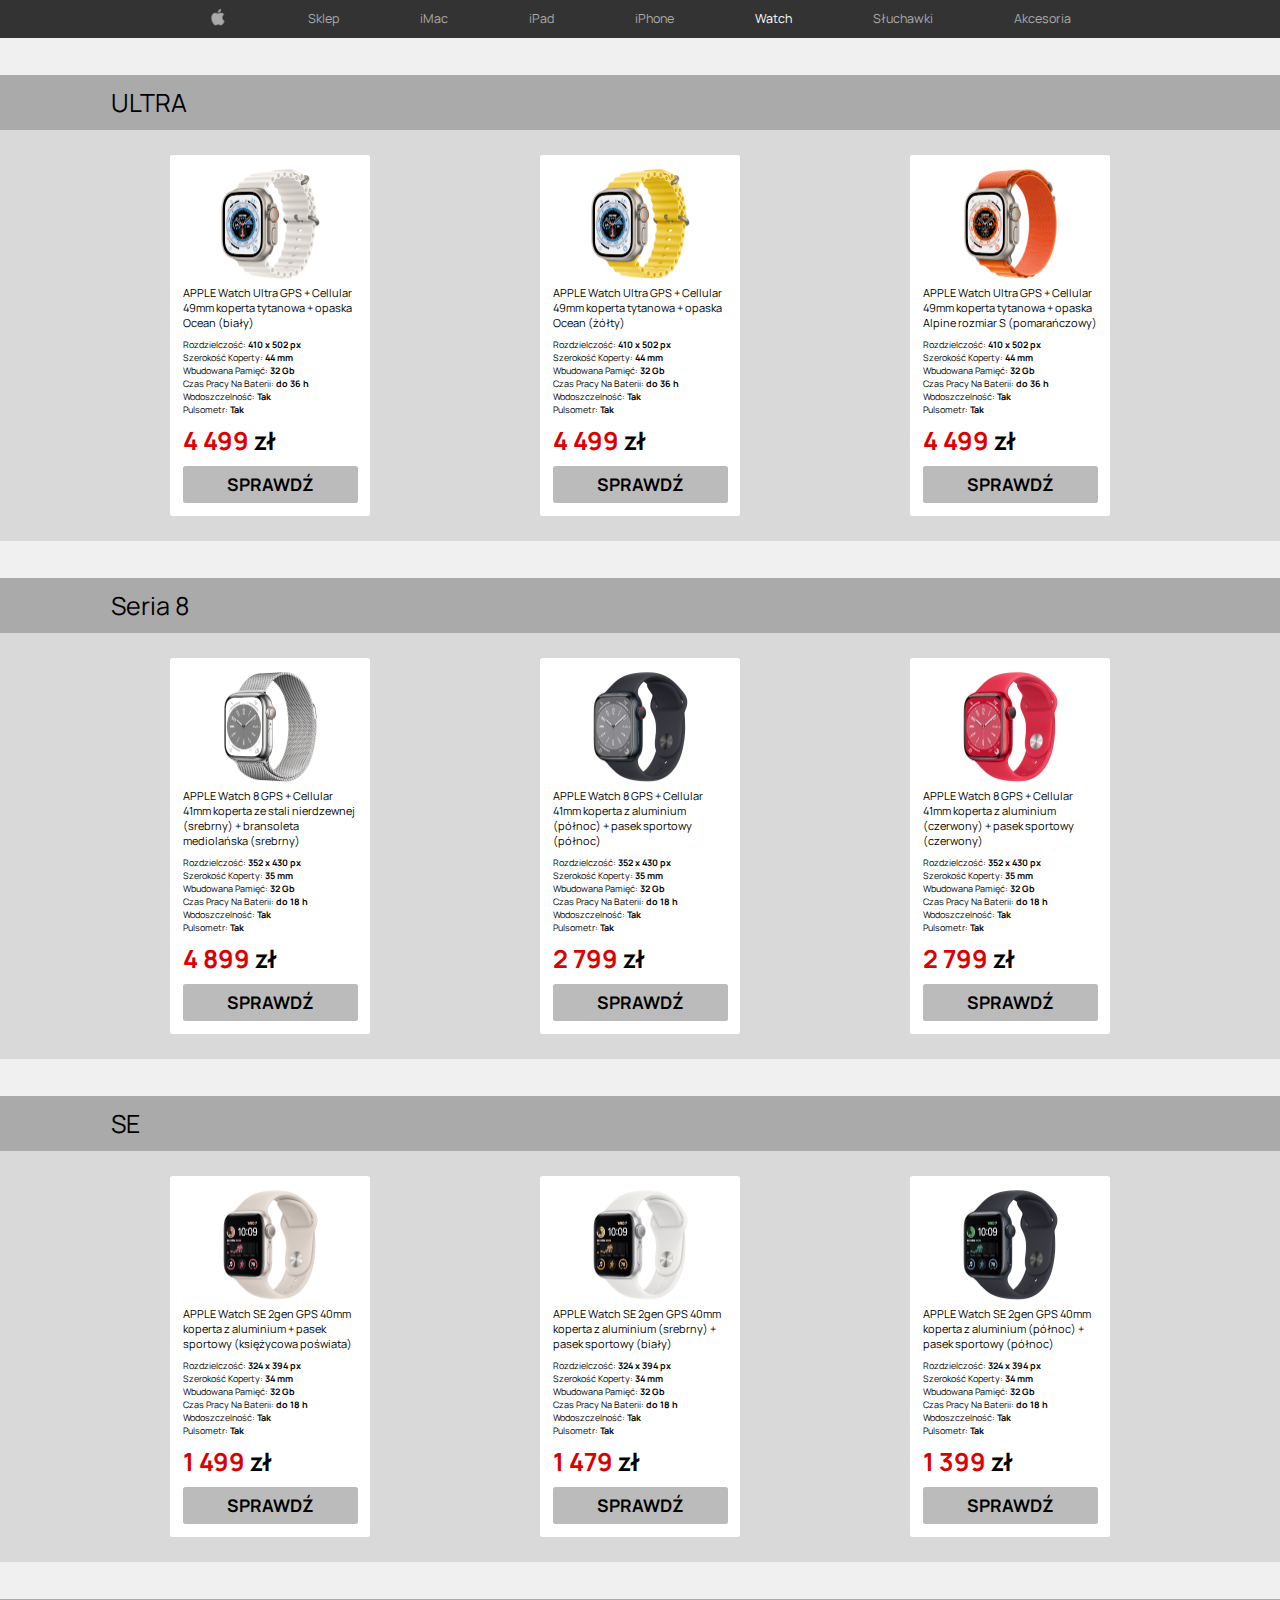
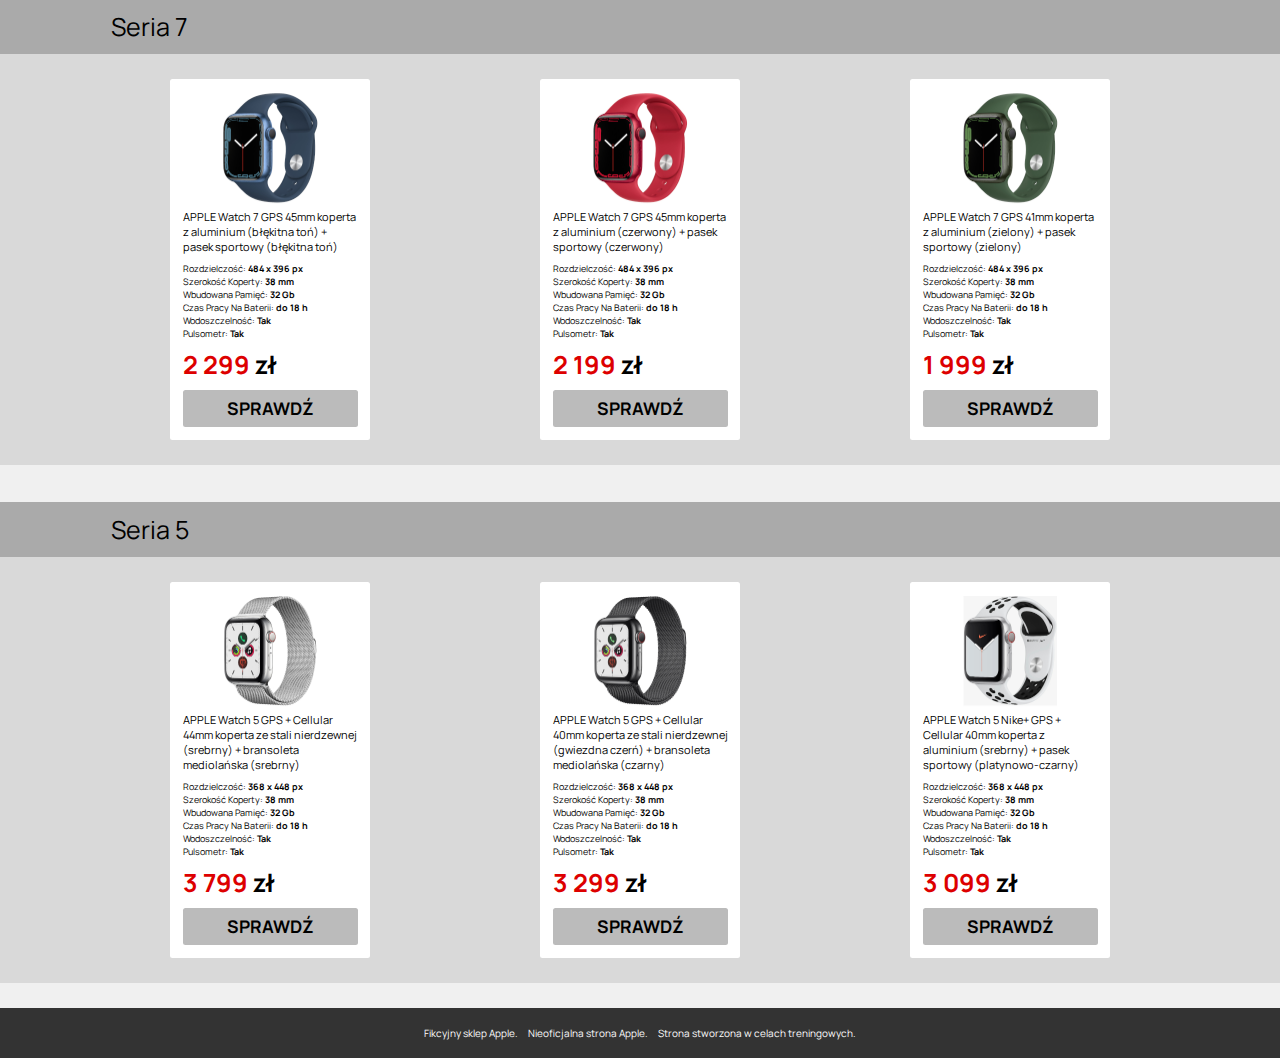
<file: html/watch-shop.html>
<!DOCTYPE html>
<html lang="en">
  <head>
    <meta charset="UTF-8" />
    <meta http-equiv="X-UA-Compatible" content="IE=edge" />
    <meta name="viewport" content="width=device-width, initial-scale=1.0" />
    <link rel="stylesheet" href="../style.css" type="text/css" />
    <link rel="shortcut icon" href="../img/logo.png" type="image/x-icon" />
    <title>Apple</title>
  </head>
  <body>
    <header>
      <nav>
        <ul>
          <li>
            <a href="apple.html"
              ><img src="../img/logo.png" alt="Logo Apple"
            /></a>
          </li>
          <li><a href="shop.html">Sklep</a></li>
          <li><a href="macbook-shop.html">iMac</a></li>
          <li><a href="ipad-shop.html">iPad</a></li>
          <li><a href="iphone-shop.html">iPhone</a></li>
          <li><a href="watch-shop.html" class="menu-active-text">Watch</a></li>
          <li><a href="headphones-shop.html">Słuchawki</a></li>
          <li><a href="accessories-shop.html">Akcesoria</a></li>
        </ul>
      </nav>
    </header>
    <main>
      <!-- SECTION 1 -->
      <div class="buying-container">
        <div class="title-container">
          <p>ULTRA</p>
        </div>
        <div class="items-container">
          <!-- CARD 1  -->
          <div class="items-section">
            <div class="item-card">
              <img
                src="../img/watch/Smartwatch Ultra Bialy.jpg"
                alt="Smartwatch Ultra Bialy"
              />
              <div class="content-section">
                <p>
                  APPLE Watch Ultra GPS + Cellular 49mm koperta tytanowa +
                  opaska Ocean (biały)
                </p>
                <div class="item-description">
                  <p>Rozdzielczość: <b>410 x 502 px</b></p>
                  <p>Szerokość Koperty: <b>44 mm</b></p>
                  <p>Wbudowana Pamięć: <b>32 Gb</b></p>
                  <p>Czas Pracy Na Baterii: <b>do 36 h</b></p>
                  <p>Wodoszczelność: <b>Tak</b></p>
                  <p>Pulsometr: <b>Tak</b></p>
                </div>
                <div class="price">
                  <p>
                    <b><span class="red">4 499</span> zł</b>
                  </p>
                </div>
                <div class="item-card-button">
                  <p>SPRAWDŹ</p>
                </div>
              </div>
            </div>
          </div>
          <!-- CARD 2 -->
          <div class="items-section">
            <div class="item-card">
              <img
                src="../img/watch/Smartwatch Ultra Zolty.jpg"
                alt="Smartwatch Ultra Zolty"
              />
              <div class="content-section">
                <p>
                  APPLE Watch Ultra GPS + Cellular 49mm koperta tytanowa +
                  opaska Ocean (żółty)
                </p>
                <div class="item-description">
                  <p>Rozdzielczość: <b>410 x 502 px</b></p>
                  <p>Szerokość Koperty: <b>44 mm</b></p>
                  <p>Wbudowana Pamięć: <b>32 Gb</b></p>
                  <p>Czas Pracy Na Baterii: <b>do 36 h</b></p>
                  <p>Wodoszczelność: <b>Tak</b></p>
                  <p>Pulsometr: <b>Tak</b></p>
                </div>
                <div class="price">
                  <p>
                    <b><span class="red">4 499</span> zł</b>
                  </p>
                </div>
                <div class="item-card-button">
                  <p>SPRAWDŹ</p>
                </div>
              </div>
            </div>
          </div>
          <!-- CARD 3 -->
          <div class="items-section">
            <div class="item-card">
              <img
                src="../img/watch/Smartwatch Ultra Pomaranczowy.jpg"
                alt="Smartwatch Ultra Pomaranczowy"
              />
              <div class="content-section">
                <p>
                  APPLE Watch Ultra GPS + Cellular 49mm koperta tytanowa +
                  opaska Alpine rozmiar S (pomarańczowy)
                </p>
                <div class="item-description">
                  <p>Rozdzielczość: <b>410 x 502 px</b></p>
                  <p>Szerokość Koperty: <b>44 mm</b></p>
                  <p>Wbudowana Pamięć: <b>32 Gb</b></p>
                  <p>Czas Pracy Na Baterii: <b>do 36 h</b></p>
                  <p>Wodoszczelność: <b>Tak</b></p>
                  <p>Pulsometr: <b>Tak</b></p>
                </div>
                <div class="price">
                  <p>
                    <b><span class="red">4 499</span> zł</b>
                  </p>
                </div>
                <div class="item-card-button">
                  <p>SPRAWDŹ</p>
                </div>
              </div>
            </div>
          </div>
        </div>
      </div>
      <!-- SECTION 2 -->
      <div class="buying-container">
        <div class="title-container">
          <p>Seria 8</p>
        </div>
        <div class="items-container">
          <!-- CARD 1  -->
          <div class="items-section">
            <div class="item-card">
              <img
                src="../img/watch/Smartwatch 8 Srebrny.jpg"
                alt="Smartwatch 8 Srebrny"
              />
              <div class="content-section">
                <p>
                  APPLE Watch 8 GPS + Cellular 41mm koperta ze stali nierdzewnej
                  (srebrny) + bransoleta mediolańska (srebrny)
                </p>
                <div class="item-description">
                  <p>Rozdzielczość: <b>352 x 430 px</b></p>
                  <p>Szerokość Koperty: <b>35 mm</b></p>
                  <p>Wbudowana Pamięć: <b>32 Gb</b></p>
                  <p>Czas Pracy Na Baterii: <b>do 18 h</b></p>
                  <p>Wodoszczelność: <b>Tak</b></p>
                  <p>Pulsometr: <b>Tak</b></p>
                </div>
                <div class="price">
                  <p>
                    <b><span class="red">4 899</span> zł</b>
                  </p>
                </div>
                <div class="item-card-button">
                  <p>SPRAWDŹ</p>
                </div>
              </div>
            </div>
          </div>
          <!-- CARD 2 -->
          <div class="items-section">
            <div class="item-card">
              <img
                src="../img/watch/Smartwatch 8 Polnoc.jpg"
                alt="Smartwatch 8 Polnoc"
              />
              <div class="content-section">
                <p>
                  APPLE Watch 8 GPS + Cellular 41mm koperta z aluminium (północ)
                  + pasek sportowy (północ)
                </p>
                <div class="item-description">
                  <p>Rozdzielczość: <b>352 x 430 px</b></p>
                  <p>Szerokość Koperty: <b>35 mm</b></p>
                  <p>Wbudowana Pamięć: <b>32 Gb</b></p>
                  <p>Czas Pracy Na Baterii: <b>do 18 h</b></p>
                  <p>Wodoszczelność: <b>Tak</b></p>
                  <p>Pulsometr: <b>Tak</b></p>
                </div>
                <div class="price">
                  <p>
                    <b><span class="red">2 799</span> zł</b>
                  </p>
                </div>
                <div class="item-card-button">
                  <p>SPRAWDŹ</p>
                </div>
              </div>
            </div>
          </div>
          <!-- CARD 3 -->
          <div class="items-section">
            <div class="item-card">
              <img
                src="../img/watch/Smartwatch 8 Czerwony.jpg"
                alt="Smartwatch 8 Czerwony"
              />
              <div class="content-section">
                <p>
                  APPLE Watch 8 GPS + Cellular 41mm koperta z aluminium
                  (czerwony) + pasek sportowy (czerwony)
                </p>
                <div class="item-description">
                  <p>Rozdzielczość: <b>352 x 430 px</b></p>
                  <p>Szerokość Koperty: <b>35 mm</b></p>
                  <p>Wbudowana Pamięć: <b>32 Gb</b></p>
                  <p>Czas Pracy Na Baterii: <b>do 18 h</b></p>
                  <p>Wodoszczelność: <b>Tak</b></p>
                  <p>Pulsometr: <b>Tak</b></p>
                </div>
                <div class="price">
                  <p>
                    <b><span class="red">2 799</span> zł</b>
                  </p>
                </div>
                <div class="item-card-button">
                  <p>SPRAWDŹ</p>
                </div>
              </div>
            </div>
          </div>
        </div>
      </div>
      <!-- SECTION 3 -->
      <div class="buying-container">
        <div class="title-container">
          <p>SE</p>
        </div>
        <div class="items-container">
          <!-- CARD 1  -->
          <div class="items-section">
            <div class="item-card">
              <img
                src="../img/watch/Smartwatch SE Ksiezycowa polnoc.jpg"
                alt="Smartwatch SE Ksiezycowa polnoc"
              />
              <div class="content-section">
                <p>
                  APPLE Watch SE 2gen GPS 40mm koperta z aluminium + pasek
                  sportowy (księżycowa poświata)
                </p>
                <div class="item-description">
                  <p>Rozdzielczość: <b>324 x 394 px</b></p>
                  <p>Szerokość Koperty: <b>34 mm</b></p>
                  <p>Wbudowana Pamięć: <b>32 Gb</b></p>
                  <p>Czas Pracy Na Baterii: <b>do 18 h</b></p>
                  <p>Wodoszczelność: <b>Tak</b></p>
                  <p>Pulsometr: <b>Tak</b></p>
                </div>
                <div class="price">
                  <p>
                    <b><span class="red">1 499</span> zł</b>
                  </p>
                </div>
                <div class="item-card-button">
                  <p>SPRAWDŹ</p>
                </div>
              </div>
            </div>
          </div>
          <!-- CARD 2 -->
          <div class="items-section">
            <div class="item-card">
              <img
                src="../img/watch/Smartwatch SE Srebrny.jpg"
                alt="Smartwatch SE Srebrny"
              />
              <div class="content-section">
                <p>
                  APPLE Watch SE 2gen GPS 40mm koperta z aluminium (srebrny) +
                  pasek sportowy (biały)
                </p>
                <div class="item-description">
                  <p>Rozdzielczość: <b>324 x 394 px</b></p>
                  <p>Szerokość Koperty: <b>34 mm</b></p>
                  <p>Wbudowana Pamięć: <b>32 Gb</b></p>
                  <p>Czas Pracy Na Baterii: <b>do 18 h</b></p>
                  <p>Wodoszczelność: <b>Tak</b></p>
                  <p>Pulsometr: <b>Tak</b></p>
                </div>
                <div class="price">
                  <p>
                    <b><span class="red">1 479</span> zł</b>
                  </p>
                </div>
                <div class="item-card-button">
                  <p>SPRAWDŹ</p>
                </div>
              </div>
            </div>
          </div>
          <!-- CARD 3 -->
          <div class="items-section">
            <div class="item-card">
              <img
                src="../img/watch/Smartwatch SE Polnoc.jpg"
                alt="Smartwatch SE Polnoc"
              />
              <div class="content-section">
                <p>
                  APPLE Watch SE 2gen GPS 40mm koperta z aluminium (północ) +
                  pasek sportowy (północ)
                </p>
                <div class="item-description">
                  <p>Rozdzielczość: <b>324 x 394 px</b></p>
                  <p>Szerokość Koperty: <b>34 mm</b></p>
                  <p>Wbudowana Pamięć: <b>32 Gb</b></p>
                  <p>Czas Pracy Na Baterii: <b>do 18 h</b></p>
                  <p>Wodoszczelność: <b>Tak</b></p>
                  <p>Pulsometr: <b>Tak</b></p>
                </div>
                <div class="price">
                  <p>
                    <b><span class="red">1 399</span> zł</b>
                  </p>
                </div>
                <div class="item-card-button">
                  <p>SPRAWDŹ</p>
                </div>
              </div>
            </div>
          </div>
        </div>
      </div>
      <!-- SECTION 4 -->
      <div class="buying-container">
        <div class="title-container">
          <p>Seria 7</p>
        </div>
        <div class="items-container">
          <!-- CARD 1  -->
          <div class="items-section">
            <div class="item-card">
              <img
                src="../img/watch/Watch Series 7 Stal Aluminium Blekitna.jpg"
                alt="Watch Series 7 Stal Aluminium Blekitna"
              />
              <div class="content-section">
                <p>
                  APPLE Watch 7 GPS 45mm koperta z aluminium (błękitna toń) +
                  pasek sportowy (błękitna toń)
                </p>
                <div class="item-description">
                  <p>Rozdzielczość: <b>484 x 396 px</b></p>
                  <p>Szerokość Koperty: <b>38 mm</b></p>
                  <p>Wbudowana Pamięć: <b>32 Gb</b></p>
                  <p>Czas Pracy Na Baterii: <b>do 18 h</b></p>
                  <p>Wodoszczelność: <b>Tak</b></p>
                  <p>Pulsometr: <b>Tak</b></p>
                </div>
                <div class="price">
                  <p>
                    <b><span class="red">2 299</span> zł</b>
                  </p>
                </div>
                <div class="item-card-button">
                  <p>SPRAWDŹ</p>
                </div>
              </div>
            </div>
          </div>
          <!-- CARD 2 -->
          <div class="items-section">
            <div class="item-card">
              <img
                src="../img/watch/Watch Series 7 Stal Aluminium Czerwony.jpg"
                alt="Watch Series 7 Stal Aluminium Czerwony"
              />
              <div class="content-section">
                <p>
                  APPLE Watch 7 GPS 45mm koperta z aluminium (czerwony) + pasek
                  sportowy (czerwony)
                </p>
                <div class="item-description">
                  <p>Rozdzielczość: <b>484 x 396 px</b></p>
                  <p>Szerokość Koperty: <b>38 mm</b></p>
                  <p>Wbudowana Pamięć: <b>32 Gb</b></p>
                  <p>Czas Pracy Na Baterii: <b>do 18 h</b></p>
                  <p>Wodoszczelność: <b>Tak</b></p>
                  <p>Pulsometr: <b>Tak</b></p>
                </div>
                <div class="price">
                  <p>
                    <b><span class="red">2 199</span> zł</b>
                  </p>
                </div>
                <div class="item-card-button">
                  <p>SPRAWDŹ</p>
                </div>
              </div>
            </div>
          </div>
          <!-- CARD 3 -->
          <div class="items-section">
            <div class="item-card">
              <img
                src="../img/watch/Watch Series 7 Stal Aluminium Zielony.jpg"
                alt="Watch Series 7 Stal Aluminium Zielony"
              />
              <div class="content-section">
                <p>
                  APPLE Watch 7 GPS 41mm koperta z aluminium (zielony) + pasek
                  sportowy (zielony)
                </p>
                <div class="item-description">
                  <p>Rozdzielczość: <b>484 x 396 px</b></p>
                  <p>Szerokość Koperty: <b>38 mm</b></p>
                  <p>Wbudowana Pamięć: <b>32 Gb</b></p>
                  <p>Czas Pracy Na Baterii: <b>do 18 h</b></p>
                  <p>Wodoszczelność: <b>Tak</b></p>
                  <p>Pulsometr: <b>Tak</b></p>
                </div>
                <div class="price">
                  <p>
                    <b><span class="red">1 999</span> zł</b>
                  </p>
                </div>
                <div class="item-card-button">
                  <p>SPRAWDŹ</p>
                </div>
              </div>
            </div>
          </div>
        </div>
      </div>
      <!-- SECTION 5 -->
      <div class="buying-container">
        <div class="title-container">
          <p>Seria 5</p>
        </div>
        <div class="items-container">
          <!-- CARD 1  -->
          <div class="items-section">
            <div class="item-card">
              <img
                src="../img/watch/Watch 5 Cellular Srebrny.jpg"
                alt="Watch 5 Cellular Srebrny"
              />
              <div class="content-section">
                <p>
                  APPLE Watch 5 GPS + Cellular 44mm koperta ze stali nierdzewnej
                  (srebrny) + bransoleta mediolańska (srebrny)
                </p>
                <div class="item-description">
                  <p>Rozdzielczość: <b>368 x 448 px</b></p>
                  <p>Szerokość Koperty: <b>38 mm</b></p>
                  <p>Wbudowana Pamięć: <b>32 Gb</b></p>
                  <p>Czas Pracy Na Baterii: <b>do 18 h</b></p>
                  <p>Wodoszczelność: <b>Tak</b></p>
                  <p>Pulsometr: <b>Tak</b></p>
                </div>
                <div class="price">
                  <p>
                    <b><span class="red">3 799</span> zł</b>
                  </p>
                </div>
                <div class="item-card-button">
                  <p>SPRAWDŹ</p>
                </div>
              </div>
            </div>
          </div>
          <!-- CARD 2 -->
          <div class="items-section">
            <div class="item-card">
              <img
                src="../img/watch/Watch 5 Cellular Czarny.jpg"
                alt="Watch 5 Cellular Czarny"
              />
              <div class="content-section">
                <p>
                  APPLE Watch 5 GPS + Cellular 40mm koperta ze stali nierdzewnej
                  (gwiezdna czerń) + bransoleta mediolańska (czarny)
                </p>
                <div class="item-description">
                  <p>Rozdzielczość: <b>368 x 448 px</b></p>
                  <p>Szerokość Koperty: <b>38 mm</b></p>
                  <p>Wbudowana Pamięć: <b>32 Gb</b></p>
                  <p>Czas Pracy Na Baterii: <b>do 18 h</b></p>
                  <p>Wodoszczelność: <b>Tak</b></p>
                  <p>Pulsometr: <b>Tak</b></p>
                </div>
                <div class="price">
                  <p>
                    <b><span class="red">3 299</span> zł</b>
                  </p>
                </div>
                <div class="item-card-button">
                  <p>SPRAWDŹ</p>
                </div>
              </div>
            </div>
          </div>
          <!-- CARD 3 -->
          <div class="items-section">
            <div class="item-card">
              <img
                src="../img/watch/Watch 5 Nike Cellular.jpg"
                alt="Watch 5 Nike Cellular"
              />
              <div class="content-section">
                <p>
                  APPLE Watch 5 Nike+ GPS + Cellular 40mm koperta z aluminium
                  (srebrny) + pasek sportowy (platynowo-czarny)
                </p>
                <div class="item-description">
                  <p>Rozdzielczość: <b>368 x 448 px</b></p>
                  <p>Szerokość Koperty: <b>38 mm</b></p>
                  <p>Wbudowana Pamięć: <b>32 Gb</b></p>
                  <p>Czas Pracy Na Baterii: <b>do 18 h</b></p>
                  <p>Wodoszczelność: <b>Tak</b></p>
                  <p>Pulsometr: <b>Tak</b></p>
                </div>
                <div class="price">
                  <p>
                    <b><span class="red">3 099</span> zł</b>
                  </p>
                </div>
                <div class="item-card-button">
                  <p>SPRAWDŹ</p>
                </div>
              </div>
            </div>
          </div>
        </div>
      </div>
    </main>
    <footer>
      <div id="footer-content">
        <p>Fikcyjny sklep Apple.</p>
        <p>Nieoficjalna strona Apple.</p>
        <p>Strona stworzona w celach treningowych.</p>
      </div>
    </footer>
  </body>
</html>
</file>
<file: style.css>
@import url("https://fonts.googleapis.com/css2?family=Manrope:wght@400;700;800&display=swap");

:root {
  font-size: 10px;
  font-family: "Manrope", sans-serif;
}

body {
  margin: 0;
  padding: 0;
  background-color: #f0f0f0;
}

nav {
  margin: 0;
  padding: 0;
  width: 100%;
  height: 7.5rem;
  background-color: #333;
}

nav img {
  width: 3.5rem;
  height: 3.5rem;
  transition: 0.5s ease-in-out;
}

nav img:hover {
  width: 3.5rem;
  height: 3.5rem;
  filter: contrast(1000%);
}

nav ul {
  display: flex;
  margin: 0 auto;
  padding: 0;
  width: 80%;
  height: 100%;
  justify-content: space-evenly;
  align-items: center;
  list-style: none;
}

nav ul li {
  margin: 0;
  padding: 0;
}

nav ul li a {
  color: #aaa;
  font-size: 2.5rem;
  text-decoration: none;
  transition: 0.5s ease-in-out;
}

nav ul li a:hover {
  color: #fff;
}

.menu-active-img {
  filter: contrast(1000%);
}

.menu-active-text {
  color: #fff;
}

#index-container {
  display: flex;
  margin: 2.5rem auto;
  align-items: center;
}

#index-logo {
  width: 25%;
  height: 25%;
}

#index-logo > img {
  width: 100%;
  height: 100%;
}

#index-text {
  margin: 0 auto 0 0;
}

#index-text > p {
  font-weight: bolder;
  font-size: 10rem;
  color: #aaaaaa;
  margin: 0 auto 0 0;
  padding: 0;
}

#index-iphone > img {
  width: 100%;
  max-width: 70rem;
}

/* APPLE */

#section1 {
  display: flex;
  width: 100%;
  height: 60rem;
  background-color: #e0e0e0;
  margin: 5rem 0;
  justify-content: space-evenly;
  align-items: center;
  text-align: center;
}

.section1-content {
  display: flex;
  justify-content: center;
  align-items: center;
  text-align: center;
  width: 75%;
  height: auto;
}

.section1-text {
  margin-left: 15rem;
  margin-right: 15rem;
}

.section1-content h1 {
  font-size: 10rem;
  margin: 0;
  padding: 0;
}

.section1-content p {
  font-size: 4rem;
  margin: 0;
  padding: 0;
}

.section1-link {
  margin-top: 15rem;
}

.section1-link a {
  font-size: 3rem;
  margin: 0 5rem;
  color: #06c;
  text-decoration: none;
}

.section1-content img {
  height: 52rem;
}

#half-section {
  display: flex;
  justify-content: space-evenly;
  align-items: center;
  text-align: center;
}

.section2 {
  width: 50%;
  height: 60rem;
}

.section2:nth-child(1) {
  background-color: #000;
  color: #fff;
}

.section2:nth-child(2) {
  background-color: #e0e0e0;
}

.section2-text > h1 {
  font-size: 6rem;
  margin: 0;
  padding: 0;
}

.section2-text > p {
  font-size: 3.2rem;
  margin: 0;
  padding: 0;
}

.section2-link {
  margin: 1rem 0;
}

.section2-link a {
  font-size: 2.8rem;
  margin: 0 2.5rem;
  color: #06c;
  text-decoration: none;
}

.section2 img {
  height: 40rem;
}

/* SHOP */

#shop-content-text {
  margin-top: 10rem;
  margin-left: 20rem;
  font-weight: bold;
  font-size: 8rem;
  color: #000;
}

#shop-content-text p {
  margin: 0;
  padding: 0;
}

#shop-content-text span {
  color: #555;
}

#shop-container {
  display: flex;
  flex-wrap: wrap;
  margin: 0 auto 0 auto;
  justify-content: space-evenly;
  align-items: center;
  text-align: center;
}

.shop-card {
  background-color: #d0d0d0;
  width: 20%;
  max-width: 50rem;
  border-radius: 2.5rem;
  margin: 5rem;
  padding: 2.5rem;
}

.card-photo {
  width: 100%;
}

.card-photo img {
  width: 100%;
  align-items: center;
  text-align: center;
}

.card-title p {
  font-size: 5rem;
  font-weight: bold;
  margin: 2.5rem 0 0 0;
  padding: 2rem 0 0 0;
  border-top: 5px solid #000;
}

/* IMAC */

.title-container {
  background-color: #aaa;
  margin-top: 7.5rem;
  padding: 2rem;
}

.title-container p {
  font-size: 5rem;
  margin: 0;
  padding: 0;
  margin-left: 8%;
}

.items-container {
  display: flex;
  justify-content: space-evenly;
  align-items: center;
  background-color: #d9d9d9;
  width: 100%;
  padding: 5rem 0 5rem 0;
}

.items-container img {
  display: flex;
  text-align: center;
}

.items-section {
  height: auto;
}

.item-card {
  background-color: #fff;
  height: auto;
  margin: 0 auto 0 auto;
  padding: 2.5rem;
  border-radius: 0.5rem;
}

.item-card img,
.content-section {
  width: 87.5%;
  margin: 0 auto 0 auto;
  width: 35rem;
}

.content-section > p {
  font-size: 2.2rem;
  margin: 1rem 0 1.5rem 0;
  padding: 0;
}

.content-section .item-description p {
  font-size: 1.8rem;
  margin: 0;
  padding: 0;
}

.content-section .item-description {
  margin: 0 0 1.5rem 0;
}

.price {
  margin: 0 0 1.5rem 0;
}

.price p {
  font-size: 5rem;
  margin: 0;
  padding: 0;
}

.item-card-button {
  display: flex;
  justify-content: center;
  align-items: center;
  background-color: #bbbbbb;
  height: 7.5rem;
  border-radius: 0.5rem;
  transition: 0.25s ease-in-out;
}

.item-card-button:hover {
  background-color: #dd0000;
  cursor: pointer;
}

.item-card-button p {
  display: block;
  font-size: 3.5rem;
  font-weight: bold;
  margin: 0;
  padding: 0;
}

.red {
  color: #dd0000;
}

/* FOOTER */

footer {
  display: flex;
  background-color: #333;
  width: 100%;
  height: 10rem;
  margin-top: 5rem;
}

footer #footer-content {
  display: flex;
  margin: auto;
}

footer p {
  color: #fff;
  font-size: 2rem;
  margin: 0 1rem;
  padding: 0;
}

/* Desktop - 1600px */
@media only screen and (max-width: 1600px) {
  :root {
    font-size: 8px;
  }

  #index-text > p {
    font-size: 8rem;
  }

  #index-iphone > img {
    width: 80%;
    max-width: 70rem;
  }
}

/* Laptop - 1280px */
@media only screen and (max-width: 1280px) {
  :root {
    font-size: 5px;
  }

  #index-text > p {
    font-size: 7rem;
  }

  #index-iphone > img {
    width: 80%;
    max-width: 70rem;
  }
}
</file>
